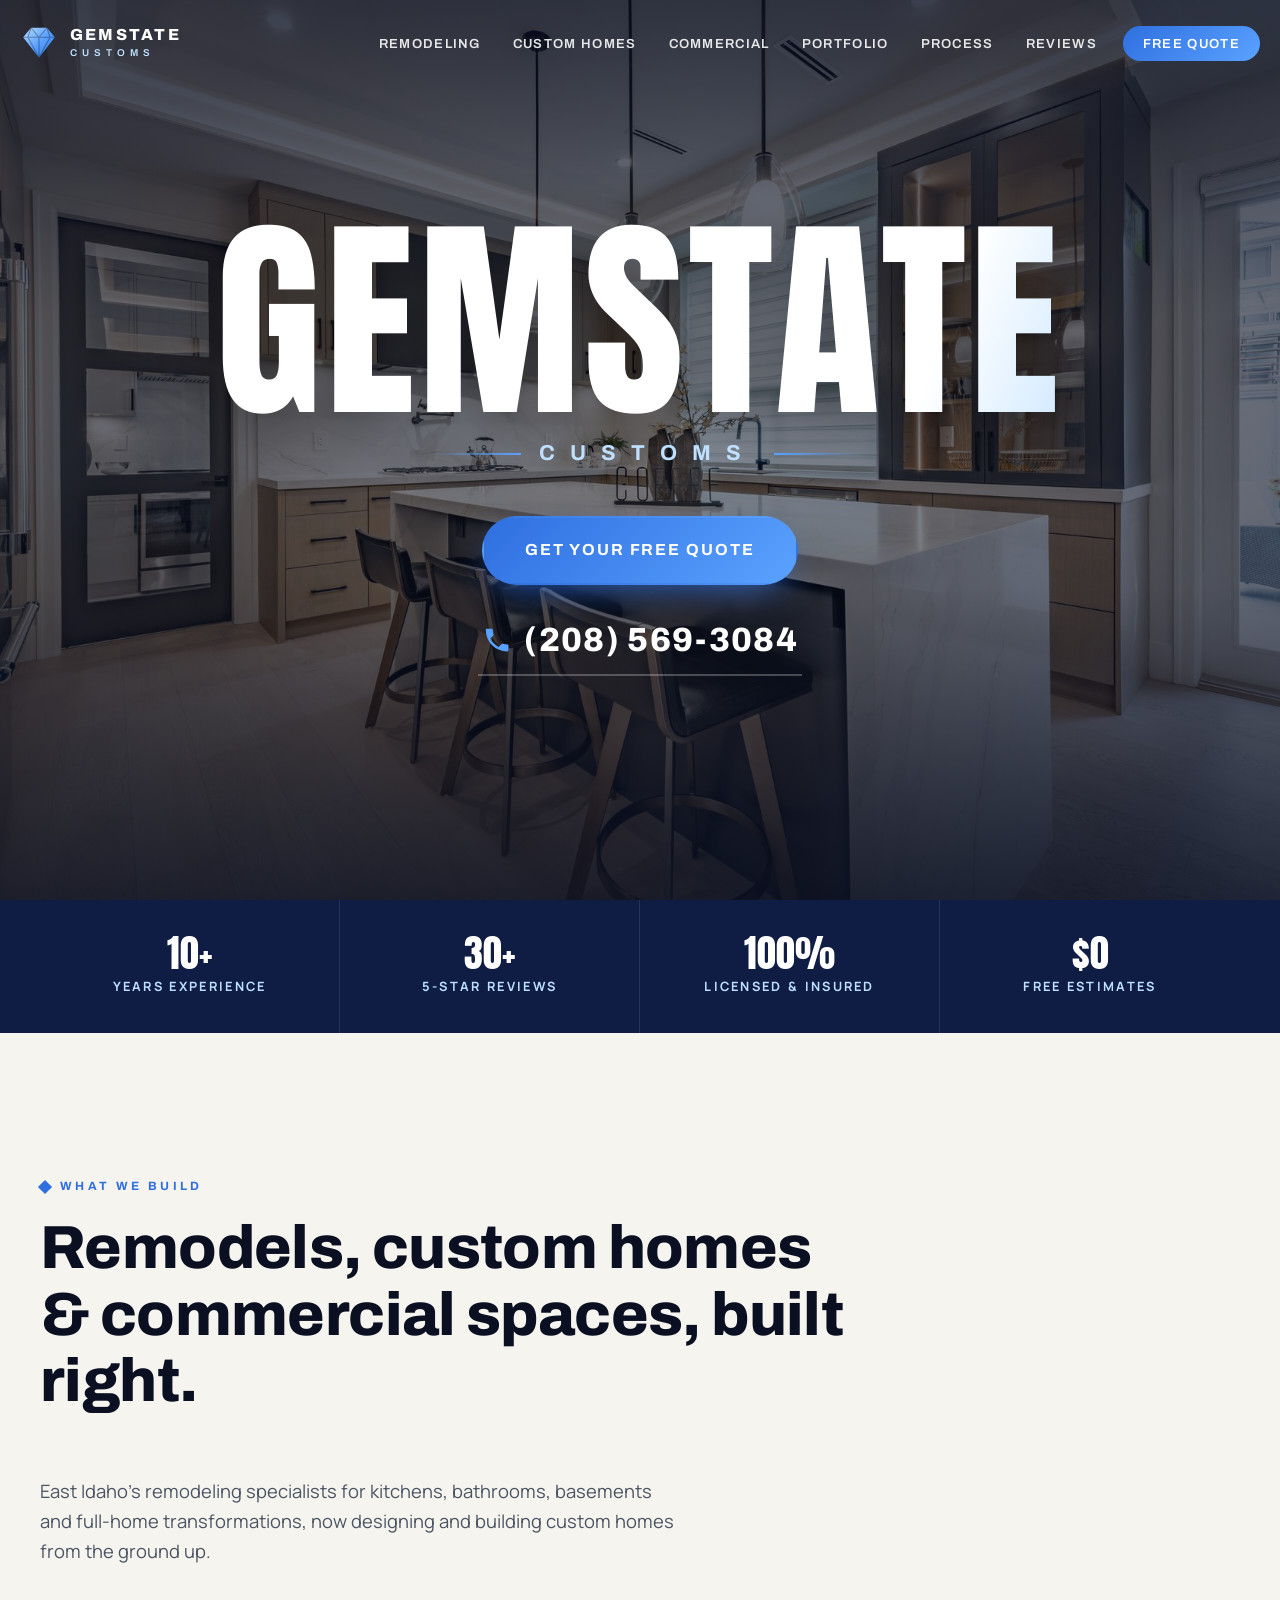
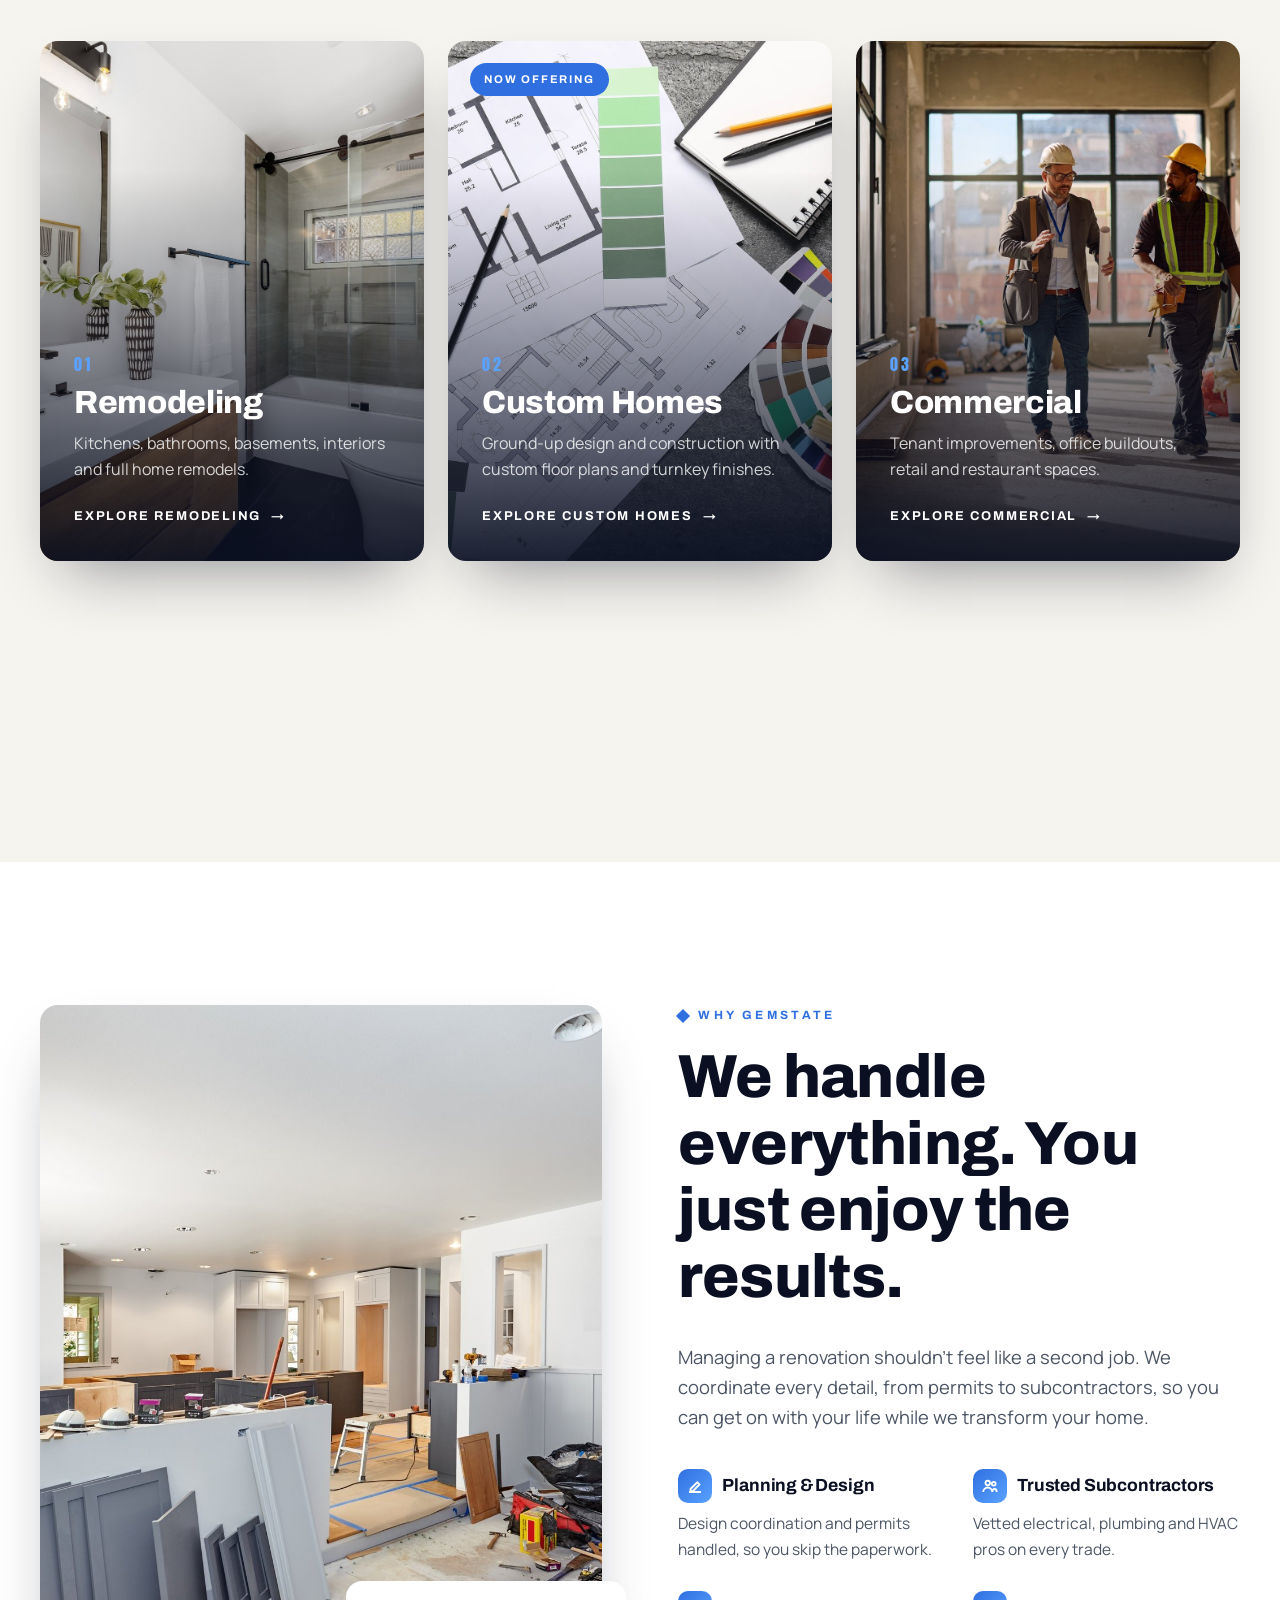
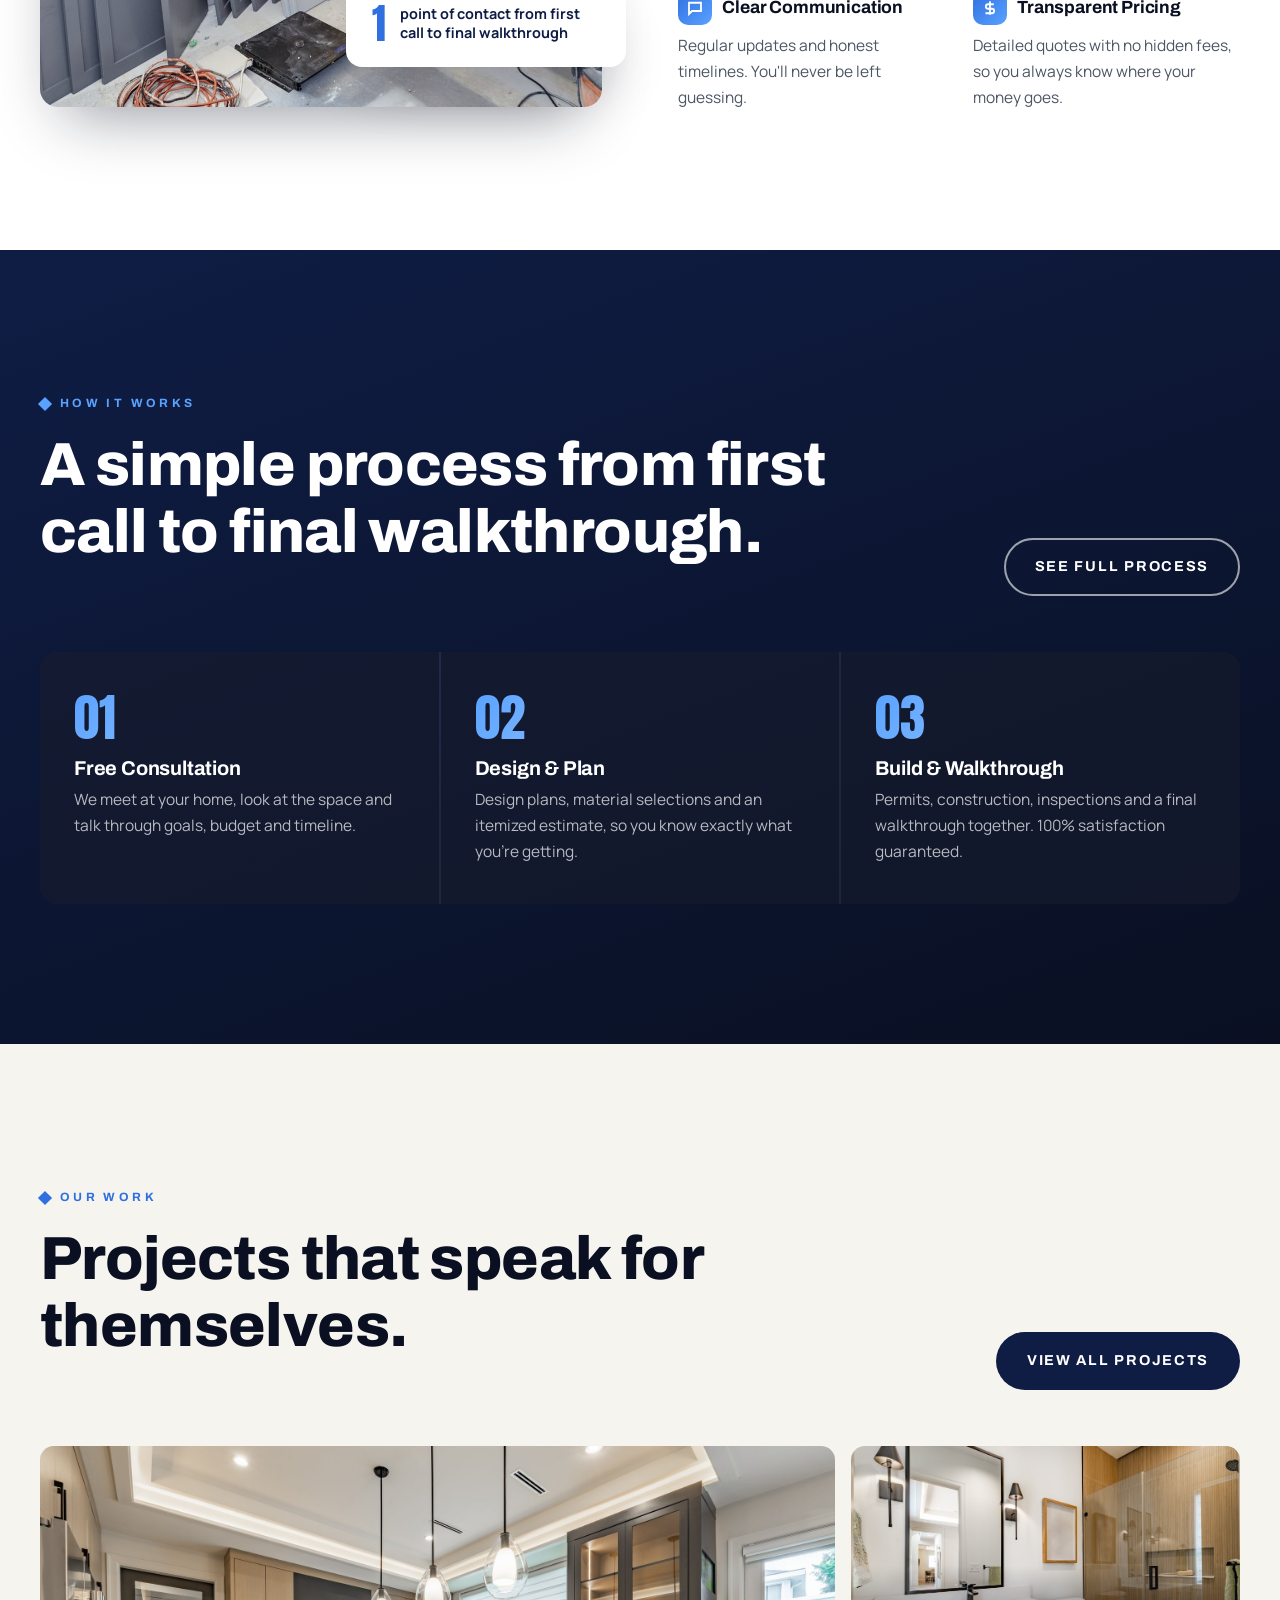
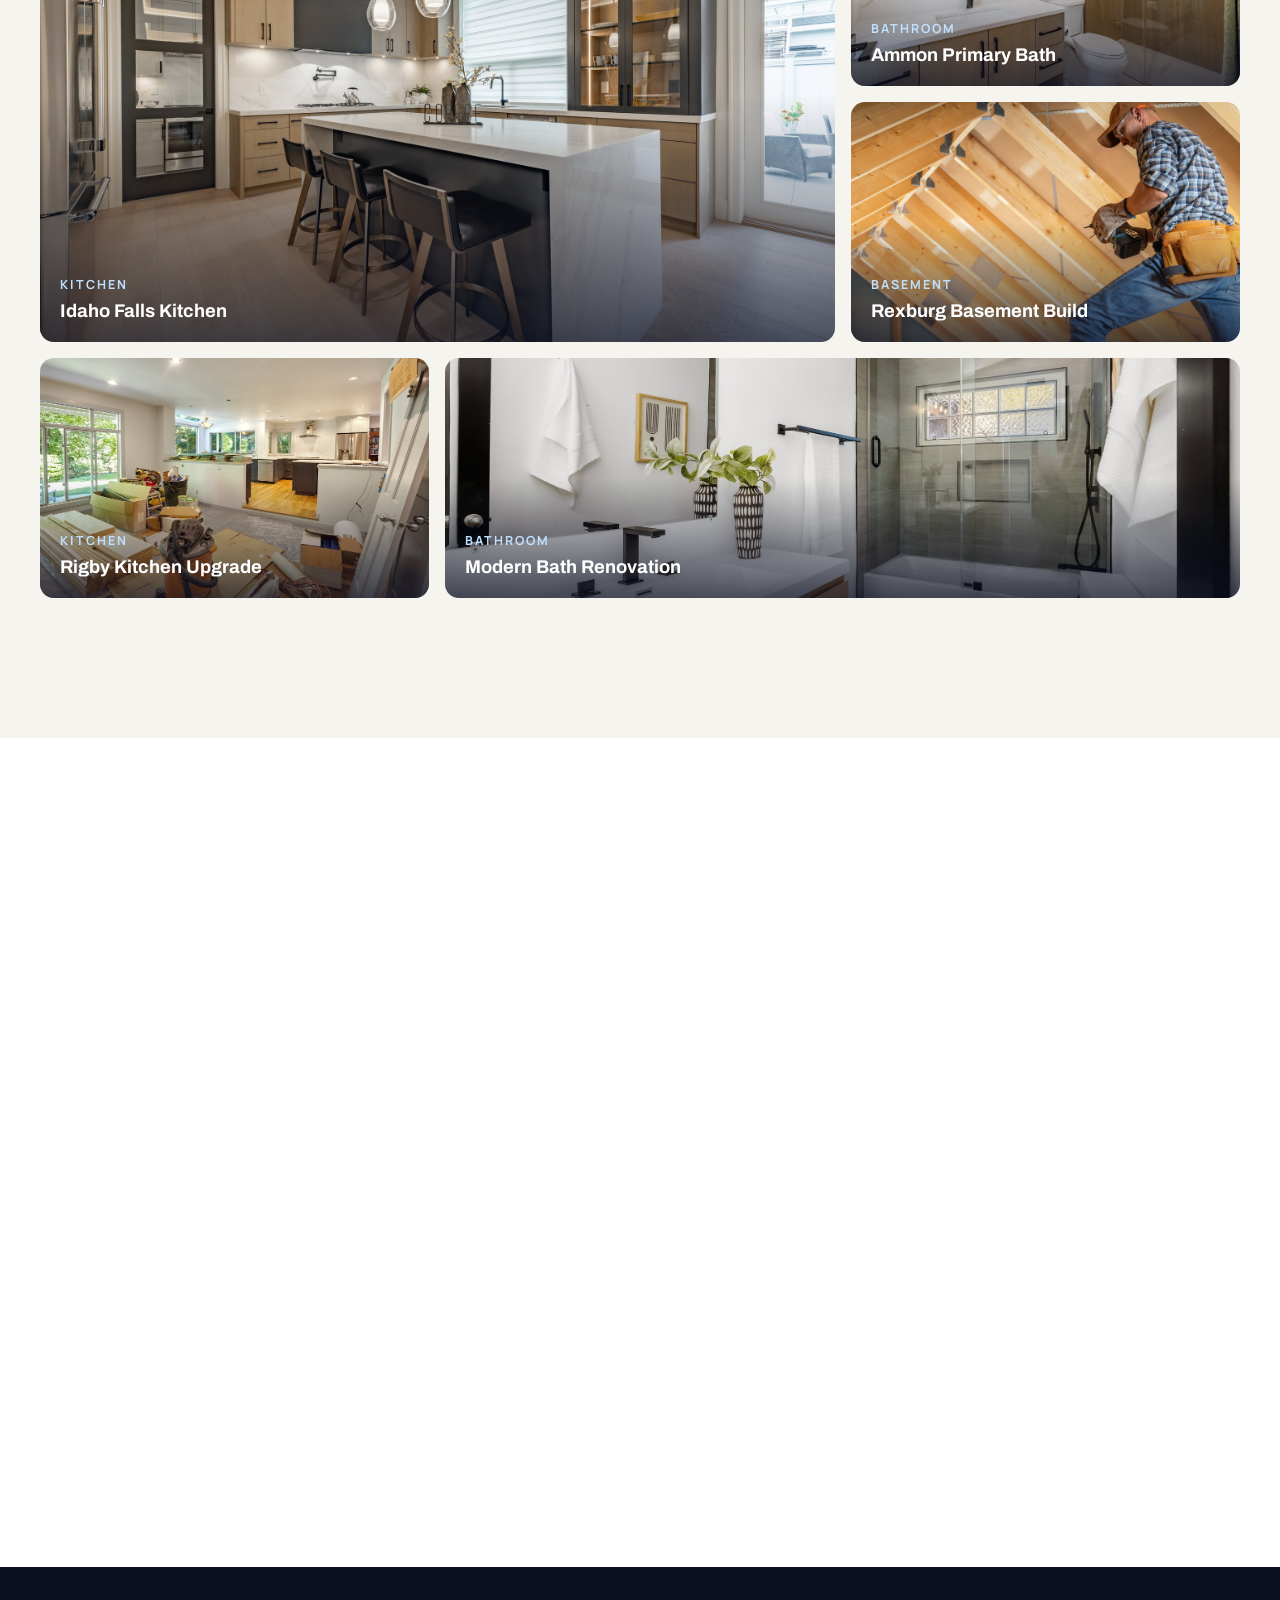
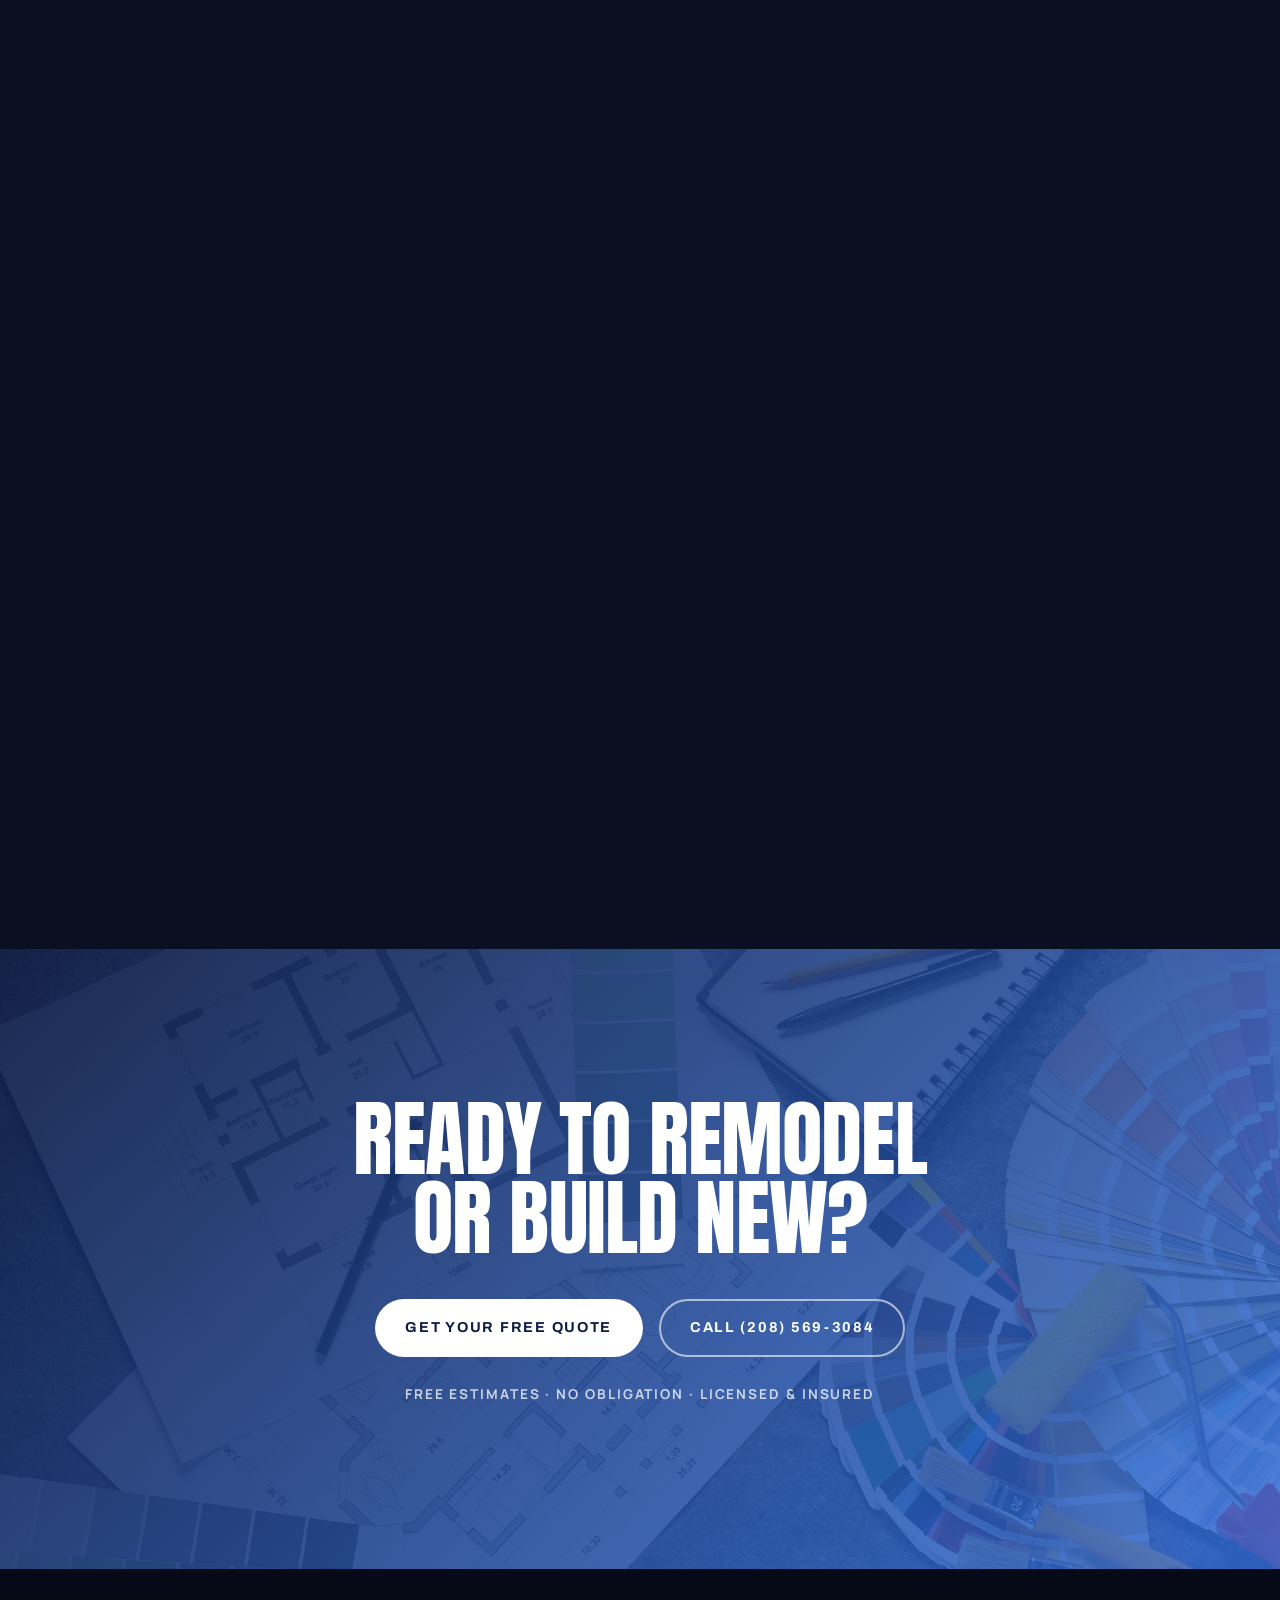
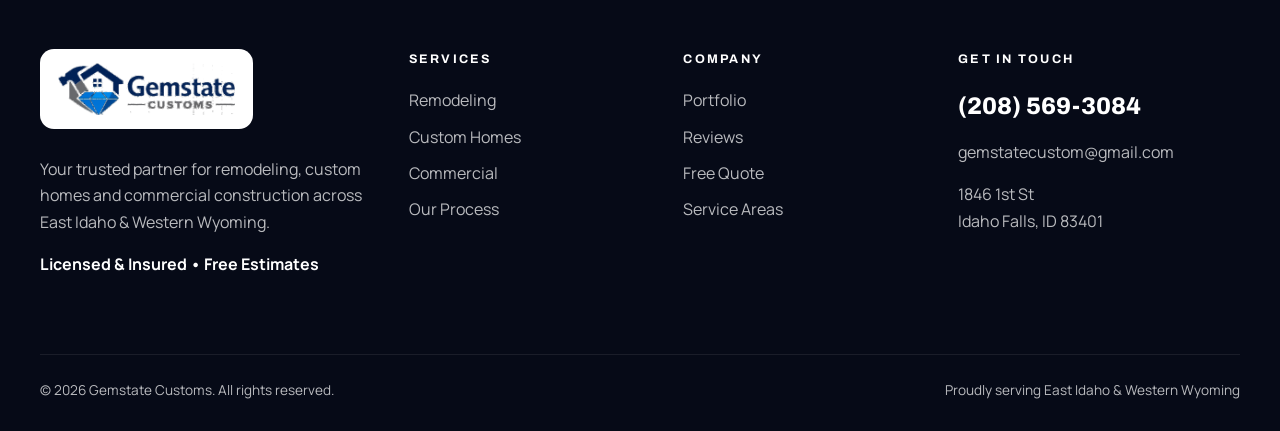
<file: index.html>
<!doctype html>
<html lang="en">
<head>
  <meta charset="utf-8">
  <meta name="viewport" content="width=device-width, initial-scale=1">
  <title>Gemstate Customs | Remodeling &amp; Custom Homes in Idaho Falls</title>
  <meta name="description" content="Gemstate Customs: kitchen, bathroom and basement remodeling, custom homes and commercial construction in Idaho Falls and East Idaho. Free quotes: (208) 569-3084.">
  <link rel="icon" href="images/logo.webp">
  <link rel="preconnect" href="https://fonts.googleapis.com">
  <link rel="preconnect" href="https://fonts.gstatic.com" crossorigin>
  <link href="https://fonts.googleapis.com/css2?family=Anton&family=Archivo:wght@600;700;800&family=Manrope:wght@400;600;700;800&display=swap" rel="stylesheet">
  <link rel="stylesheet" href="css/style.css">
</head>
<body>
  <header class="site-header"></header>

  <!-- ===== Opening screen: name, free quote, phone ===== -->
  <section class="hero" aria-label="Gemstate Customs">
    <div class="hero-bg" role="img" aria-label="Finished custom kitchen with waterfall island"></div>
    <div class="hero-inner">
      <h1 class="hero-name">Gemstate</h1>
      <div class="hero-sub">Customs</div>
      <div class="hero-actions">
        <a class="btn btn-gem" href="contact.html">Get Your Free Quote</a>
        <a class="hero-phone" href="tel:+12085693084">
          <svg viewBox="0 0 24 24" fill="currentColor" aria-hidden="true"><path d="M6.6 10.8a15.2 15.2 0 0 0 6.6 6.6l2.2-2.2a1 1 0 0 1 1-.25 11.4 11.4 0 0 0 3.6.57 1 1 0 0 1 1 1V20a1 1 0 0 1-1 1A17 17 0 0 1 3 4a1 1 0 0 1 1-1h3.5a1 1 0 0 1 1 1c0 1.25.2 2.45.57 3.57a1 1 0 0 1-.25 1z"/></svg>
          (208) 569-3084
        </a>
      </div>
    </div>
  </section>

  <!-- ===== Trust bar ===== -->
  <section class="trust">
    <div class="wrap trust-grid">
      <div class="trust-item"><strong>10+</strong><span>Years Experience</span></div>
      <div class="trust-item"><strong>30+</strong><span>5-Star Reviews</span></div>
      <div class="trust-item"><strong>100%</strong><span>Licensed &amp; Insured</span></div>
      <div class="trust-item"><strong>$0</strong><span>Free Estimates</span></div>
    </div>
  </section>

  <!-- ===== Services ===== -->
  <section class="section">
    <div class="wrap">
      <div class="section-head reveal">
        <div>
          <span class="eyebrow">What We Build</span>
          <h2 class="title">Remodels, custom homes &amp; commercial spaces, built right.</h2>
        </div>
        <p class="lead">East Idaho's remodeling specialists for kitchens, bathrooms, basements and full-home transformations, now designing and building custom homes from the ground up.</p>
      </div>
      <div class="cards-3">
        <a class="svc-card reveal" href="remodeling.html">
          <img src="images/2155877016.jpg" alt="Remodeled bathroom with walnut vanity and glass shower" loading="lazy">
          <div class="svc-body">
            <span class="svc-num">01</span>
            <h3>Remodeling</h3>
            <p>Kitchens, bathrooms, basements, interiors and full home remodels.</p>
            <span class="arrow-link">Explore Remodeling</span>
          </div>
        </a>
        <a class="svc-card reveal" href="custom-homes.html">
          <span class="svc-badge">Now Offering</span>
          <img src="images/2211990884.jpg" alt="Custom home floor plans and finish samples" loading="lazy">
          <div class="svc-body">
            <span class="svc-num">02</span>
            <h3>Custom Homes</h3>
            <p>Ground-up design and construction with custom floor plans and turnkey finishes.</p>
            <span class="arrow-link">Explore Custom Homes</span>
          </div>
        </a>
        <a class="svc-card reveal" href="commercial.html">
          <img src="images/2272432082.jpg" alt="Commercial construction walkthrough" loading="lazy">
          <div class="svc-body">
            <span class="svc-num">03</span>
            <h3>Commercial</h3>
            <p>Tenant improvements, office buildouts, retail and restaurant spaces.</p>
            <span class="arrow-link">Explore Commercial</span>
          </div>
        </a>
      </div>
      <div class="chips reveal">
        <a class="chip" href="remodeling.html#kitchen">Kitchen Remodeling</a>
        <a class="chip" href="remodeling.html#bath">Bathroom Renovations</a>
        <a class="chip" href="remodeling.html#basement">Basement Finishing</a>
        <a class="chip" href="remodeling.html#interior">Interior Remodeling</a>
        <a class="chip" href="remodeling.html#additions">Custom Additions</a>
        <a class="chip" href="custom-homes.html">Custom Home Building</a>
      </div>
    </div>
  </section>

  <!-- ===== Why us ===== -->
  <section class="section section-white">
    <div class="wrap split">
      <div class="split-media reveal">
        <img src="images/1477568723.jpg" alt="Kitchen remodel in progress" loading="lazy">
        <div class="float-card"><strong>1</strong><span>point of contact from first call to final walkthrough</span></div>
      </div>
      <div class="reveal">
        <span class="eyebrow">Why Gemstate</span>
        <h2 class="title">We handle everything. You just enjoy the results.</h2>
        <p class="lead">Managing a renovation shouldn't feel like a second job. We coordinate every detail, from permits to subcontractors, so you can get on with your life while we transform your home.</p>
        <div class="features">
          <div class="feature">
            <h4><span class="icon-gem"><svg viewBox="0 0 24 24" fill="none" stroke="currentColor" stroke-width="2.4"><path d="M4 20h16M6 16l9-9 3 3-9 9H6z"/></svg></span>Planning &amp; Design</h4>
            <p>Design coordination and permits handled, so you skip the paperwork.</p>
          </div>
          <div class="feature">
            <h4><span class="icon-gem"><svg viewBox="0 0 24 24" fill="none" stroke="currentColor" stroke-width="2.4"><circle cx="9" cy="8" r="3"/><circle cx="17" cy="9" r="2.5"/><path d="M3 20c0-3.3 2.7-6 6-6s6 2.7 6 6M15 20c0-2 1-4 3-4s3 1.5 3 4"/></svg></span>Trusted Subcontractors</h4>
            <p>Vetted electrical, plumbing and HVAC pros on every trade.</p>
          </div>
          <div class="feature">
            <h4><span class="icon-gem"><svg viewBox="0 0 24 24" fill="none" stroke="currentColor" stroke-width="2.4"><path d="M4 5h16v11H8l-4 4z"/></svg></span>Clear Communication</h4>
            <p>Regular updates and honest timelines. You'll never be left guessing.</p>
          </div>
          <div class="feature">
            <h4><span class="icon-gem"><svg viewBox="0 0 24 24" fill="none" stroke="currentColor" stroke-width="2.4"><path d="M12 3v18M17 7H9.5a3 3 0 0 0 0 6h5a3 3 0 0 1 0 6H6"/></svg></span>Transparent Pricing</h4>
            <p>Detailed quotes with no hidden fees, so you always know where your money goes.</p>
          </div>
        </div>
      </div>
    </div>
  </section>

  <!-- ===== Process ===== -->
  <section class="section section-navy">
    <div class="wrap">
      <div class="section-head reveal">
        <div>
          <span class="eyebrow">How It Works</span>
          <h2 class="title">A simple process from first call to final walkthrough.</h2>
        </div>
        <a class="btn btn-ghost" href="process.html">See Full Process</a>
      </div>
      <div class="steps reveal">
        <div class="step"><div class="step-num">01</div><h4>Free Consultation</h4><p>We meet at your home, look at the space and talk through goals, budget and timeline.</p></div>
        <div class="step"><div class="step-num">02</div><h4>Design &amp; Plan</h4><p>Design plans, material selections and an itemized estimate, so you know exactly what you're getting.</p></div>
        <div class="step"><div class="step-num">03</div><h4>Build &amp; Walkthrough</h4><p>Permits, construction, inspections and a final walkthrough together. 100% satisfaction guaranteed.</p></div>
      </div>
    </div>
  </section>

  <!-- ===== Portfolio ===== -->
  <section class="section">
    <div class="wrap">
      <div class="section-head reveal">
        <div>
          <span class="eyebrow">Our Work</span>
          <h2 class="title">Projects that speak for themselves.</h2>
        </div>
        <a class="btn btn-dark" href="portfolio.html">View All Projects</a>
      </div>
      <div class="gallery reveal">
        <figure class="g-item wide tall"><img src="images/2209779864.jpg" alt="Idaho Falls kitchen remodel" loading="lazy"><figcaption><span>Kitchen</span><strong>Idaho Falls Kitchen</strong></figcaption></figure>
        <figure class="g-item"><img src="images/2209779918.jpg" alt="Ammon primary bathroom" loading="lazy"><figcaption><span>Bathroom</span><strong>Ammon Primary Bath</strong></figcaption></figure>
        <figure class="g-item"><img src="images/2211323285.jpg" alt="Rexburg basement build" loading="lazy"><figcaption><span>Basement</span><strong>Rexburg Basement Build</strong></figcaption></figure>
        <figure class="g-item"><img src="images/1477568555.jpg" alt="Rigby kitchen upgrade" loading="lazy"><figcaption><span>Kitchen</span><strong>Rigby Kitchen Upgrade</strong></figcaption></figure>
        <figure class="g-item wide"><img src="images/2155877016.jpg" alt="Bathroom renovation" loading="lazy"><figcaption><span>Bathroom</span><strong>Modern Bath Renovation</strong></figcaption></figure>
      </div>
    </div>
  </section>

  <!-- ===== Reviews ===== -->
  <section class="section section-white reviews" data-slider>
    <div class="wrap">
      <div class="section-head reveal">
        <div>
          <span class="eyebrow">Reviews</span>
          <h2 class="title">30+ five-star reviews from your neighbors.</h2>
        </div>
        <div class="review-nav"><button data-dir="-1" aria-label="Previous reviews">&larr;</button><button data-dir="1" aria-label="Next reviews">&rarr;</button></div>
      </div>
      <div class="review-track reveal">
        <article class="review"><div class="stars">★★★★★</div><blockquote>"Gemstate Customs transformed our outdated kitchen into the dream space we've always wanted."</blockquote><cite><span class="avatar">S</span><span><strong>Sarah M.</strong><span>Idaho Falls · Kitchen Remodel</span></span></cite></article>
        <article class="review"><div class="stars">★★★★★</div><blockquote>"We finished our basement and couldn't be happier with the result."</blockquote><cite><span class="avatar">J</span><span><strong>James T.</strong><span>Rexburg · Basement Finishing</span></span></cite></article>
        <article class="review"><div class="stars">★★★★★</div><blockquote>"Our bathroom renovation exceeded all expectations."</blockquote><cite><span class="avatar">L</span><span><strong>Lisa R.</strong><span>Ammon · Bathroom Renovation</span></span></cite></article>
        <article class="review"><div class="stars">★★★★★</div><blockquote>"After getting multiple quotes, we chose Gemstate Customs and are so glad we did."</blockquote><cite><span class="avatar">M</span><span><strong>Mike K.</strong><span>Rigby · Room Addition</span></span></cite></article>
        <article class="review"><div class="stars">★★★★★</div><blockquote>"The communication was exceptional. Every question was answered promptly."</blockquote><cite><span class="avatar">D</span><span><strong>David H.</strong><span>Idaho Falls · Kitchen Remodel</span></span></cite></article>
        <article class="review"><div class="stars">★★★★★</div><blockquote>"Professional from start to finish. They managed all the subcontractors so I didn't have to."</blockquote><cite><span class="avatar">C</span><span><strong>Chris &amp; Tammy S.</strong><span>Ammon · Bathroom Renovation</span></span></cite></article>
      </div>
    </div>
  </section>

  <!-- ===== Service areas ===== -->
  <section class="section section-dark" id="areas">
    <div class="wrap split">
      <div class="reveal">
        <span class="eyebrow">Service Areas</span>
        <h2 class="title">Proudly serving East Idaho &amp; Western Wyoming.</h2>
        <p class="lead">From Idaho Falls to Rexburg and everywhere in between, we're your neighbors. Whether you're down the street or across the valley, you get the same quality and care.</p>
        <div class="areas">
          <div class="area">Idaho Falls</div><div class="area">Ammon</div><div class="area">Rexburg</div>
          <div class="area">Rigby</div><div class="area">Blackfoot</div><div class="area">Western Wyoming</div>
        </div>
      </div>
      <div class="split-media reveal">
        <img src="images/2185671152.jpg" alt="Home remodel underway" loading="lazy">
        <div class="float-card"><strong>6+</strong><span>communities across East Idaho</span></div>
      </div>
    </div>
  </section>

  <!-- ===== CTA ===== -->
  <section class="cta-band">
    <div class="bg"></div>
    <div class="wrap reveal">
      <h2>Ready to remodel<br>or build new?</h2>
      <div class="actions">
        <a class="btn btn-white" href="contact.html">Get Your Free Quote</a>
        <a class="btn btn-ghost" href="tel:+12085693084">Call (208) 569-3084</a>
      </div>
      <p class="fine">Free estimates · No obligation · Licensed &amp; Insured</p>
    </div>
  </section>

  <footer class="site-footer"></footer>
  <script src="js/site.js"></script>
</body>
</html>
</file>
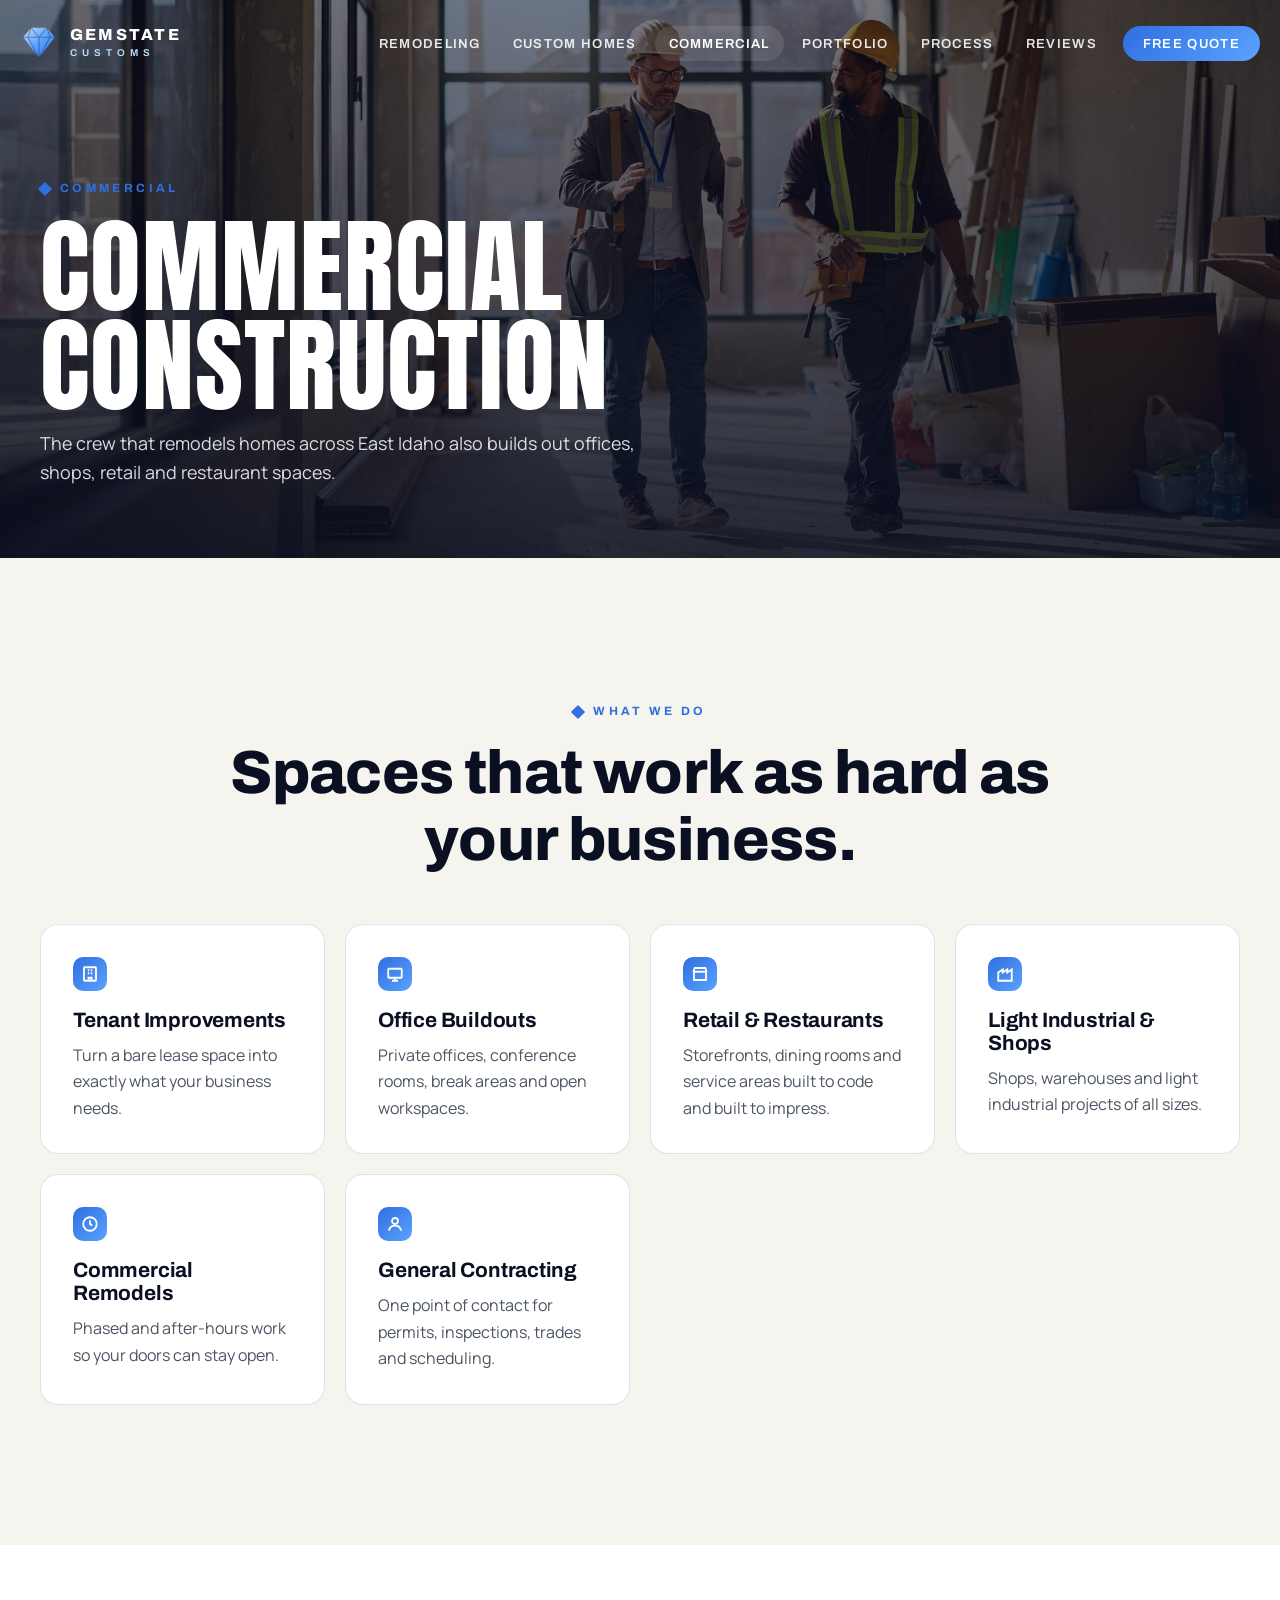
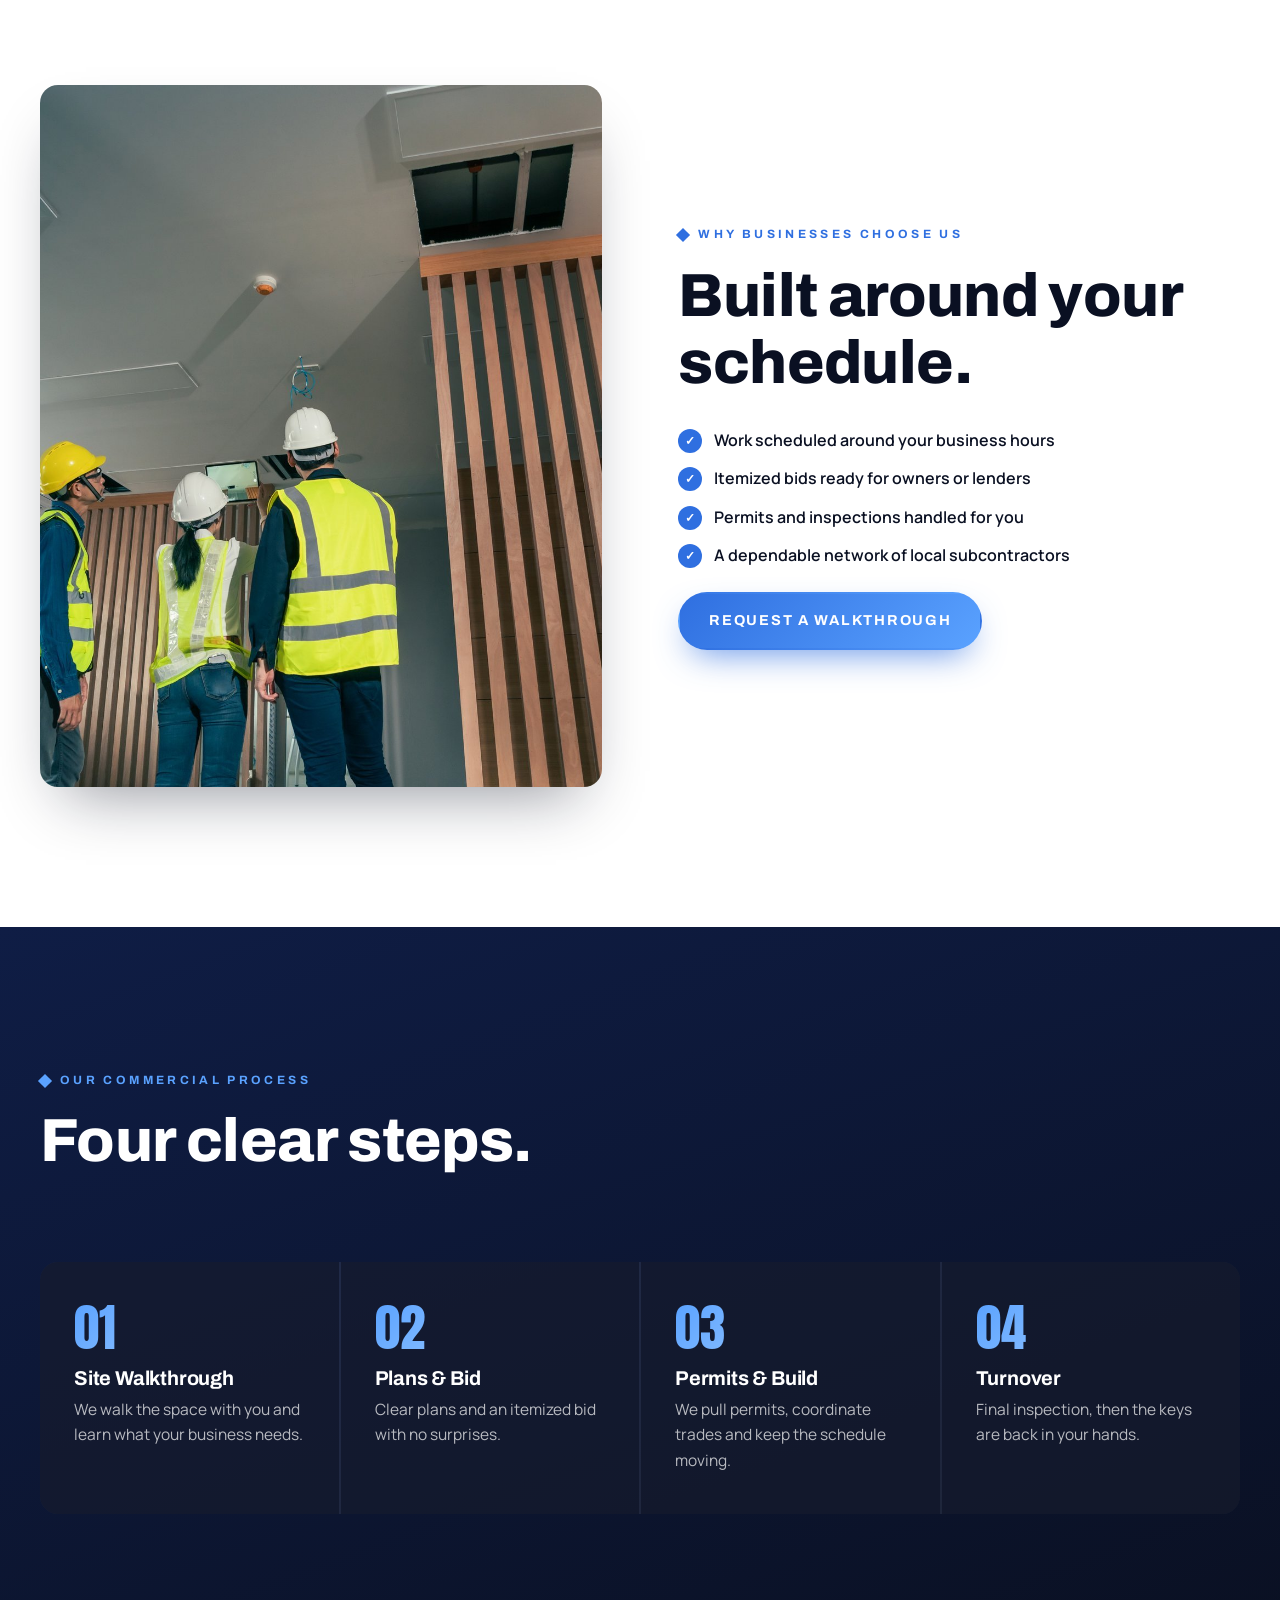
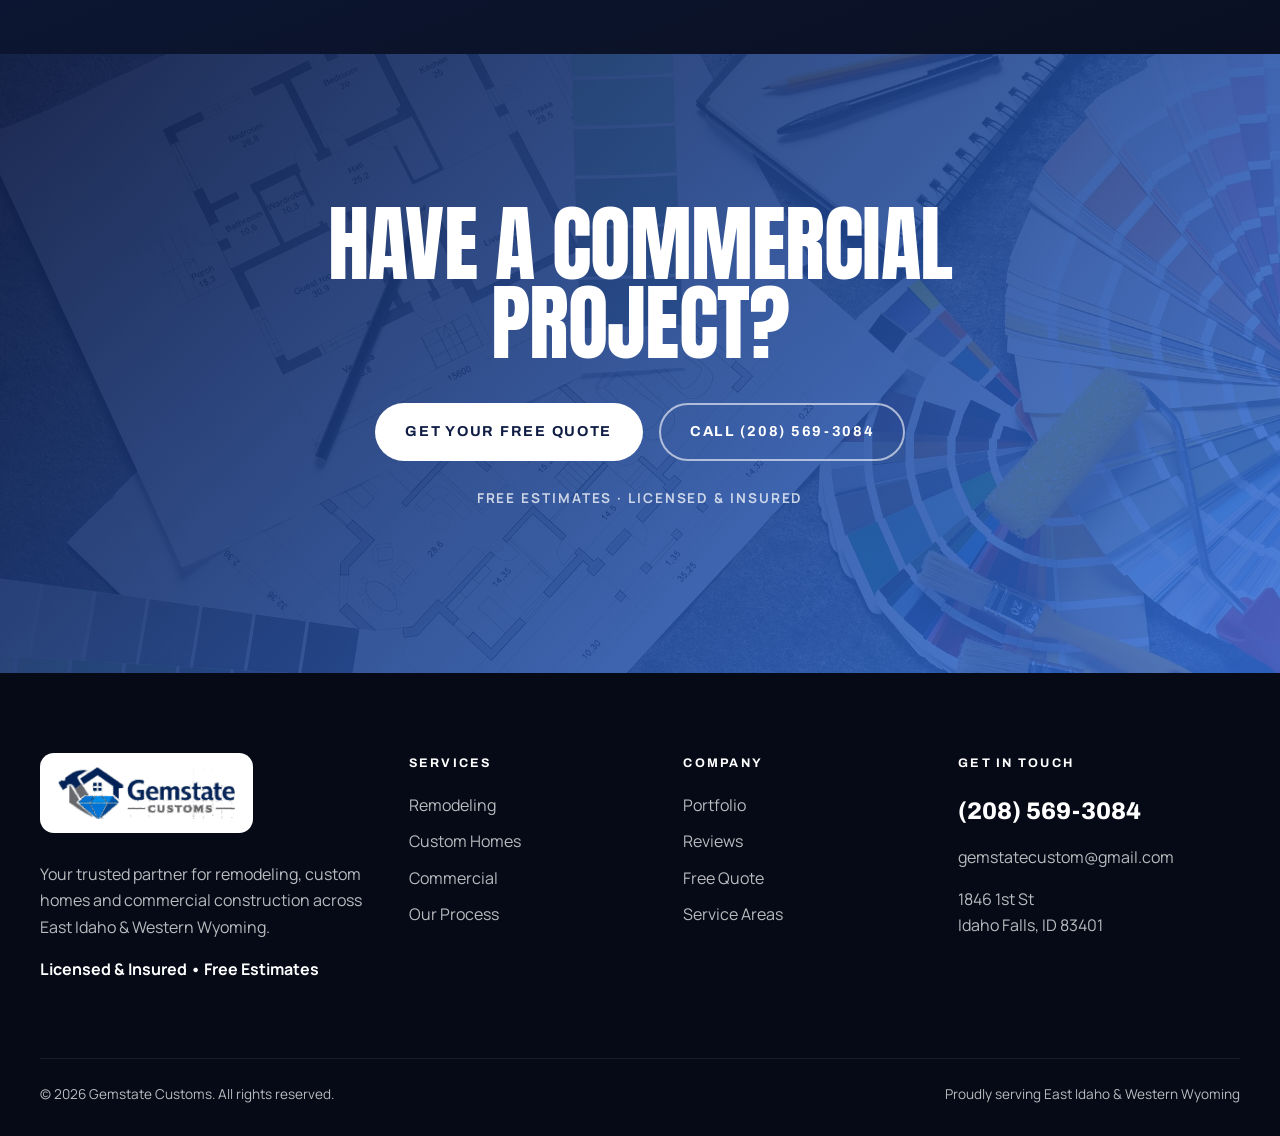
<file: commercial.html>
<!doctype html>
<html lang="en">
<head>
  <meta charset="utf-8">
  <meta name="viewport" content="width=device-width, initial-scale=1">
  <title>Commercial Construction in East Idaho | Gemstate Customs</title>
  <meta name="description" content="Tenant improvements, office buildouts, retail and restaurant spaces and commercial remodels across East Idaho and Western Wyoming.">
  <link rel="icon" href="images/logo.webp">
  <link rel="preconnect" href="https://fonts.googleapis.com">
  <link rel="preconnect" href="https://fonts.gstatic.com" crossorigin>
  <link href="https://fonts.googleapis.com/css2?family=Anton&family=Archivo:wght@600;700;800&family=Manrope:wght@400;600;700;800&display=swap" rel="stylesheet">
  <link rel="stylesheet" href="css/style.css">
</head>
<body>
  <header class="site-header"></header>

  <section class="page-hero">
    <div class="bg" style="background-image:url('images/2272432082.jpg')"></div>
    <div class="wrap">
      <span class="eyebrow">Commercial</span>
      <h1>Commercial<br>Construction</h1>
      <p>The crew that remodels homes across East Idaho also builds out offices, shops, retail and restaurant spaces.</p>
    </div>
  </section>

  <section class="section">
    <div class="wrap">
      <div class="center reveal" style="margin-bottom:50px">
        <span class="eyebrow">What We Do</span>
        <h2 class="title">Spaces that work as hard as your business.</h2>
      </div>
      <div class="tile-grid">
        <div class="tile reveal"><span class="icon-gem"><svg viewBox="0 0 24 24" fill="none" stroke="currentColor" stroke-width="2.4"><rect x="4" y="3" width="16" height="18" rx="1"/><path d="M9 7h2M13 7h2M9 11h2M13 11h2M10 21v-4h4v4"/></svg></span><h3>Tenant Improvements</h3><p>Turn a bare lease space into exactly what your business needs.</p></div>
        <div class="tile reveal"><span class="icon-gem"><svg viewBox="0 0 24 24" fill="none" stroke="currentColor" stroke-width="2.4"><rect x="3" y="5" width="18" height="12" rx="1"/><path d="M8 21h8M12 17v4"/></svg></span><h3>Office Buildouts</h3><p>Private offices, conference rooms, break areas and open workspaces.</p></div>
        <div class="tile reveal"><span class="icon-gem"><svg viewBox="0 0 24 24" fill="none" stroke="currentColor" stroke-width="2.4"><path d="M3 9l2-5h14l2 5M4 9v11h16V9M3 9h18"/></svg></span><h3>Retail &amp; Restaurants</h3><p>Storefronts, dining rooms and service areas built to code and built to impress.</p></div>
        <div class="tile reveal"><span class="icon-gem"><svg viewBox="0 0 24 24" fill="none" stroke="currentColor" stroke-width="2.4"><path d="M3 21V10l6-4v4l6-4v4l6-4v15z"/></svg></span><h3>Light Industrial &amp; Shops</h3><p>Shops, warehouses and light industrial projects of all sizes.</p></div>
        <div class="tile reveal"><span class="icon-gem"><svg viewBox="0 0 24 24" fill="none" stroke="currentColor" stroke-width="2.4"><circle cx="12" cy="12" r="9"/><path d="M12 7v5l3 2"/></svg></span><h3>Commercial Remodels</h3><p>Phased and after-hours work so your doors can stay open.</p></div>
        <div class="tile reveal"><span class="icon-gem"><svg viewBox="0 0 24 24" fill="none" stroke="currentColor" stroke-width="2.4"><circle cx="12" cy="8" r="4"/><path d="M4 21c0-4 3.6-7 8-7s8 3 8 7"/></svg></span><h3>General Contracting</h3><p>One point of contact for permits, inspections, trades and scheduling.</p></div>
      </div>
    </div>
  </section>

  <section class="section section-white">
    <div class="wrap split">
      <div class="split-media reveal"><img src="images/1404047601.jpg" alt="Commercial interior construction team" loading="lazy"></div>
      <div class="reveal">
        <span class="eyebrow">Why Businesses Choose Us</span>
        <h2 class="title">Built around your schedule.</h2>
        <ul class="check-list">
          <li>Work scheduled around your business hours</li>
          <li>Itemized bids ready for owners or lenders</li>
          <li>Permits and inspections handled for you</li>
          <li>A dependable network of local subcontractors</li>
        </ul>
        <a class="btn btn-gem" href="contact.html">Request a Walkthrough</a>
      </div>
    </div>
  </section>

  <section class="section section-navy">
    <div class="wrap">
      <div class="section-head reveal"><div><span class="eyebrow">Our Commercial Process</span><h2 class="title">Four clear steps.</h2></div></div>
      <div class="steps reveal" style="grid-template-columns:repeat(auto-fit,minmax(230px,1fr))">
        <div class="step"><div class="step-num">01</div><h4>Site Walkthrough</h4><p>We walk the space with you and learn what your business needs.</p></div>
        <div class="step"><div class="step-num">02</div><h4>Plans &amp; Bid</h4><p>Clear plans and an itemized bid with no surprises.</p></div>
        <div class="step"><div class="step-num">03</div><h4>Permits &amp; Build</h4><p>We pull permits, coordinate trades and keep the schedule moving.</p></div>
        <div class="step"><div class="step-num">04</div><h4>Turnover</h4><p>Final inspection, then the keys are back in your hands.</p></div>
      </div>
    </div>
  </section>

  <section class="cta-band">
    <div class="bg"></div>
    <div class="wrap reveal">
      <h2>Have a commercial<br>project?</h2>
      <div class="actions">
        <a class="btn btn-white" href="contact.html">Get Your Free Quote</a>
        <a class="btn btn-ghost" href="tel:+12085693084">Call (208) 569-3084</a>
      </div>
      <p class="fine">Free estimates · Licensed &amp; Insured</p>
    </div>
  </section>

  <footer class="site-footer"></footer>
  <script src="js/site.js"></script>
</body>
</html>
</file>
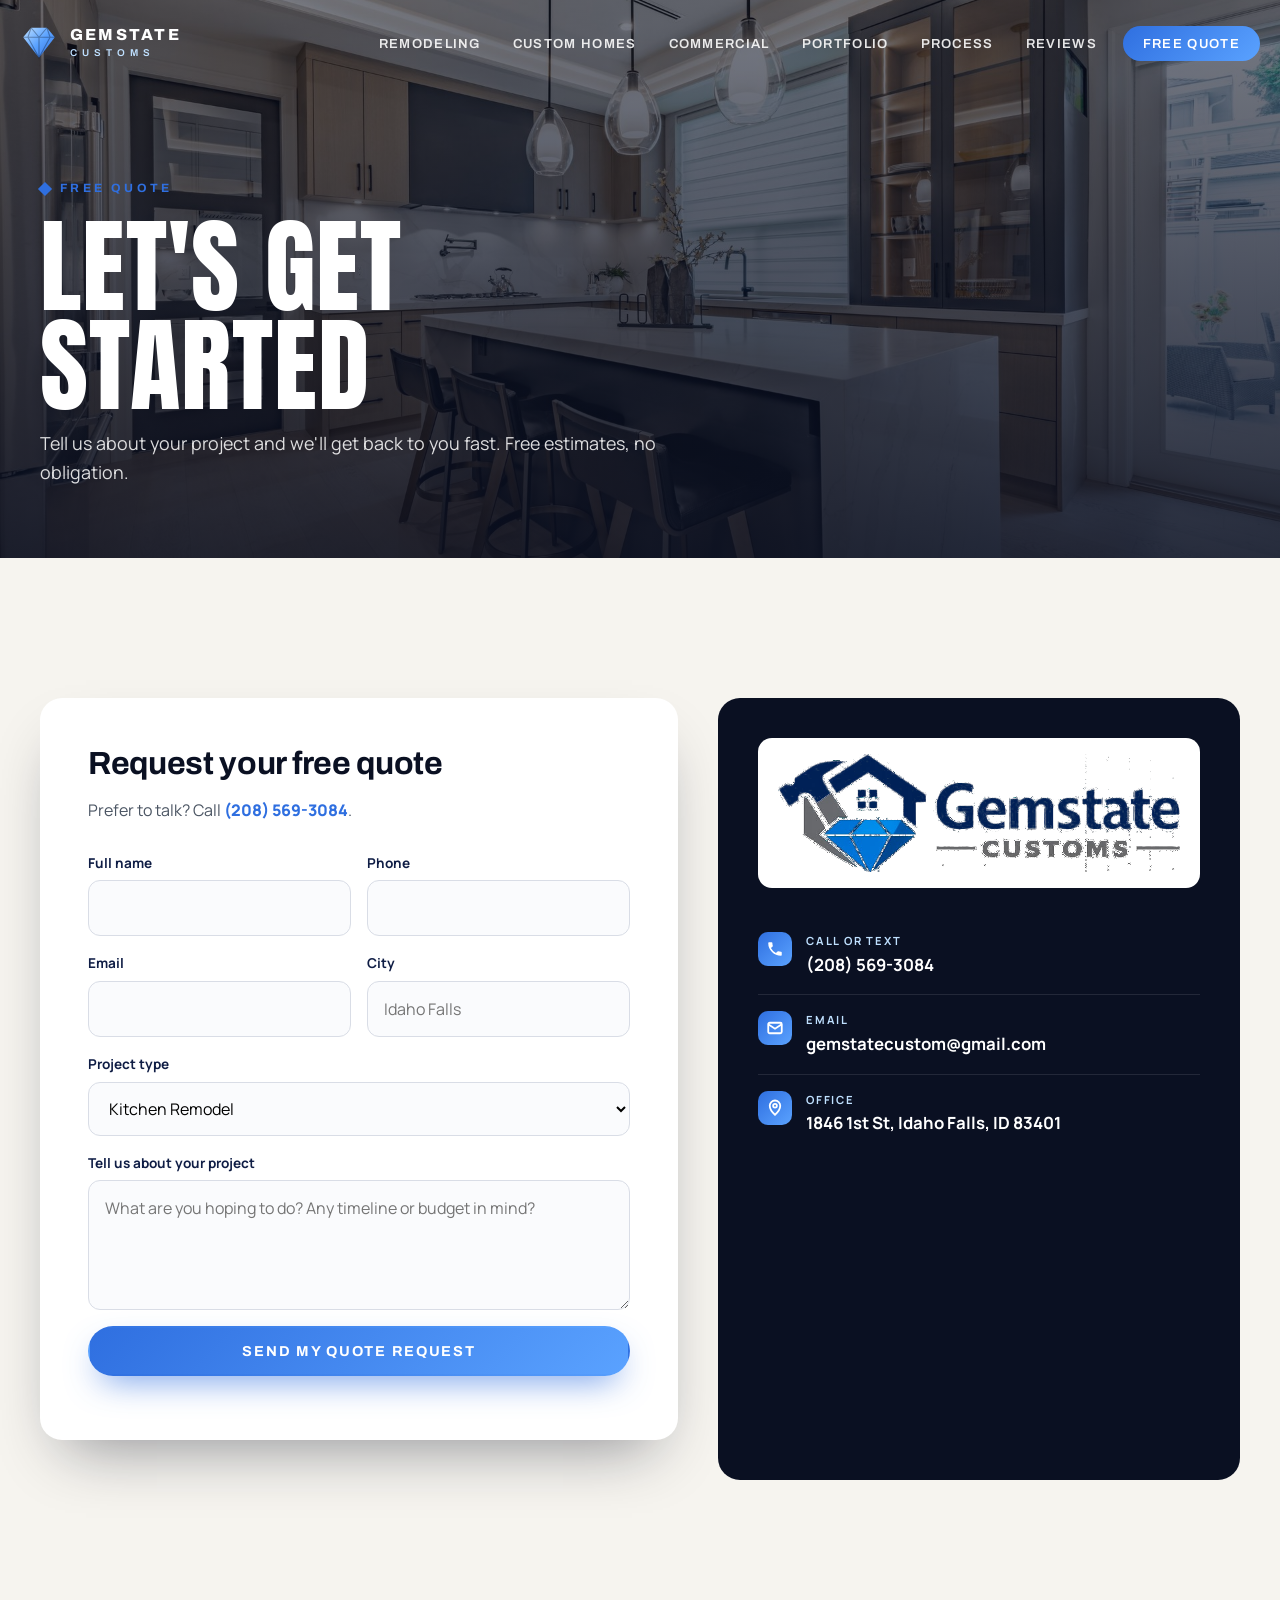
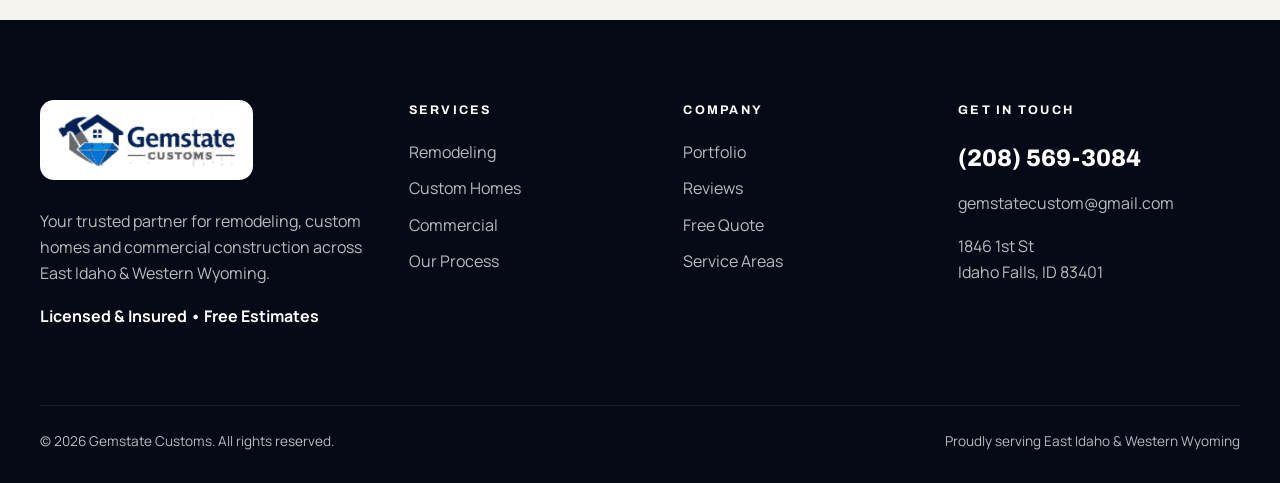
<file: contact.html>
<!doctype html>
<html lang="en">
<head>
  <meta charset="utf-8">
  <meta name="viewport" content="width=device-width, initial-scale=1">
  <title>Get Your Free Quote | Gemstate Customs</title>
  <meta name="description" content="Request a free, no-obligation quote from Gemstate Customs. Call (208) 569-3084 or send us your project details.">
  <link rel="icon" href="images/logo.webp">
  <link rel="preconnect" href="https://fonts.googleapis.com">
  <link rel="preconnect" href="https://fonts.gstatic.com" crossorigin>
  <link href="https://fonts.googleapis.com/css2?family=Anton&family=Archivo:wght@600;700;800&family=Manrope:wght@400;600;700;800&display=swap" rel="stylesheet">
  <link rel="stylesheet" href="css/style.css">
</head>
<body>
  <header class="site-header"></header>

  <section class="page-hero">
    <div class="bg" style="background-image:url('images/2209779864.jpg')"></div>
    <div class="wrap">
      <span class="eyebrow">Free Quote</span>
      <h1>Let's Get<br>Started</h1>
      <p>Tell us about your project and we'll get back to you fast. Free estimates, no obligation.</p>
    </div>
  </section>

  <section class="section">
    <div class="wrap contact-grid">
      <form class="form-card reveal" id="quote-form">
        <h2 style="font-size:2rem">Request your free quote</h2>
        <p style="color:#4b5563;margin-bottom:28px">Prefer to talk? Call <a href="tel:+12085693084" style="color:var(--gem);font-weight:800">(208) 569-3084</a>.</p>
        <div class="form-row">
          <div class="field"><label for="name">Full name</label><input id="name" name="name" required autocomplete="name"></div>
          <div class="field"><label for="phone">Phone</label><input id="phone" name="phone" type="tel" required autocomplete="tel"></div>
        </div>
        <div class="form-row">
          <div class="field"><label for="email">Email</label><input id="email" name="email" type="email" autocomplete="email"></div>
          <div class="field"><label for="city">City</label><input id="city" name="city" placeholder="Idaho Falls"></div>
        </div>
        <div class="field">
          <label for="type">Project type</label>
          <select id="type" name="type">
            <option>Kitchen Remodel</option>
            <option>Bathroom Renovation</option>
            <option>Basement Finishing</option>
            <option>Interior / Full Home Remodel</option>
            <option>Custom Addition</option>
            <option>Custom Home</option>
            <option>Commercial Project</option>
            <option>Other</option>
          </select>
        </div>
        <div class="field"><label for="details">Tell us about your project</label><textarea id="details" name="details" placeholder="What are you hoping to do? Any timeline or budget in mind?"></textarea></div>
        <button class="btn btn-gem" type="submit" style="width:100%">Send My Quote Request</button>
        <p id="form-note" style="margin:16px 0 0;color:var(--navy);font-weight:600"></p>
      </form>

      <aside class="info-card reveal">
        <div class="logo-chip"><img src="images/logo.png" alt="Gemstate Customs"></div>
        <div class="info-line"><span class="icon-gem"><svg viewBox="0 0 24 24" fill="currentColor"><path d="M6.6 10.8a15.2 15.2 0 0 0 6.6 6.6l2.2-2.2a1 1 0 0 1 1-.25 11.4 11.4 0 0 0 3.6.57 1 1 0 0 1 1 1V20a1 1 0 0 1-1 1A17 17 0 0 1 3 4a1 1 0 0 1 1-1h3.5a1 1 0 0 1 1 1c0 1.25.2 2.45.57 3.57a1 1 0 0 1-.25 1z"/></svg></span><div><small>Call or Text</small><a href="tel:+12085693084">(208) 569-3084</a></div></div>
        <div class="info-line"><span class="icon-gem"><svg viewBox="0 0 24 24" fill="none" stroke="currentColor" stroke-width="2.4"><rect x="3" y="5" width="18" height="14" rx="2"/><path d="m3 7 9 6 9-6"/></svg></span><div><small>Email</small><a href="mailto:gemstatecustom@gmail.com">gemstatecustom@gmail.com</a></div></div>
        <div class="info-line"><span class="icon-gem"><svg viewBox="0 0 24 24" fill="none" stroke="currentColor" stroke-width="2.4"><path d="M12 21s7-6.2 7-12a7 7 0 0 0-14 0c0 5.8 7 12 7 12z"/><circle cx="12" cy="9" r="2.5"/></svg></span><div><small>Office</small><p>1846 1st St, Idaho Falls, ID 83401</p></div></div>
        <iframe class="map" title="Map to Gemstate Customs" loading="lazy" src="https://maps.google.com/maps?q=1846%201st%20St%2C%20Idaho%20Falls%2C%20ID%2083401&z=14&output=embed"></iframe>
      </aside>
    </div>
  </section>

  <footer class="site-footer"></footer>
  <script src="js/site.js"></script>
</body>
</html>
</file>
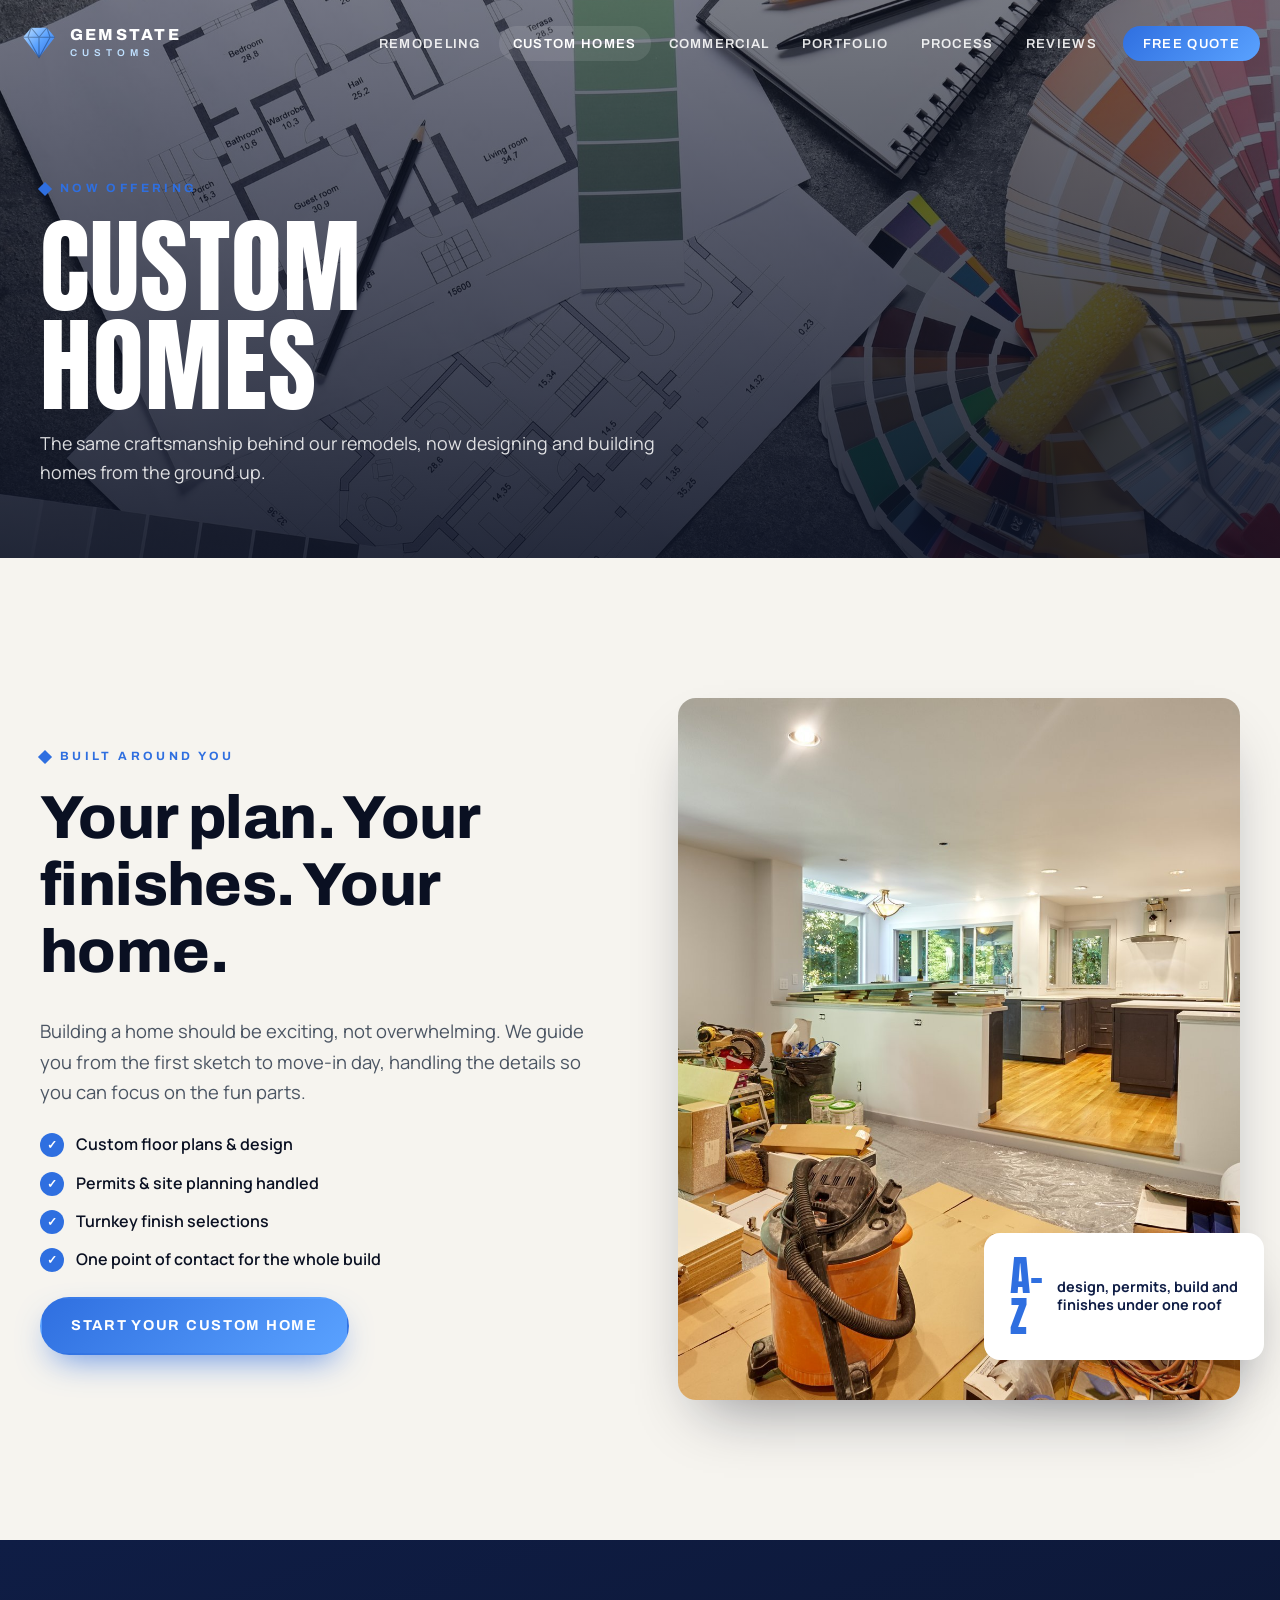
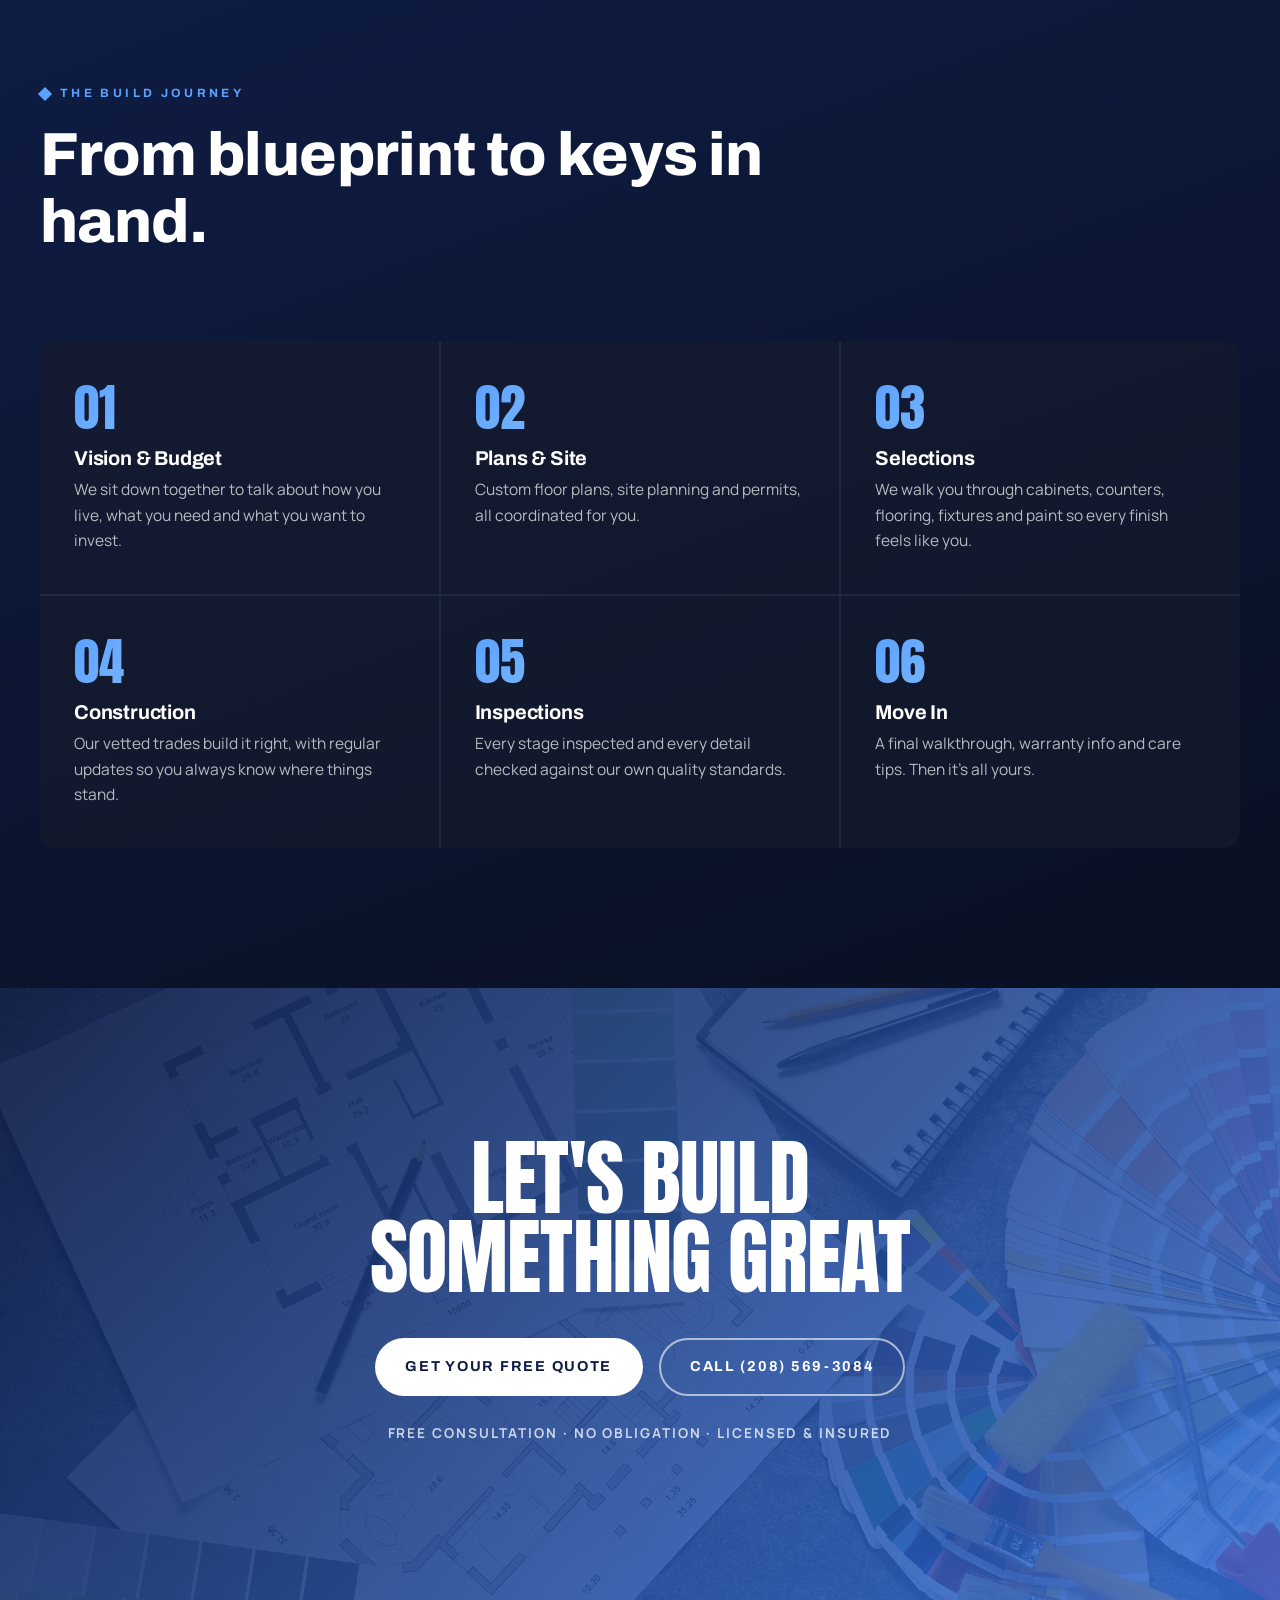
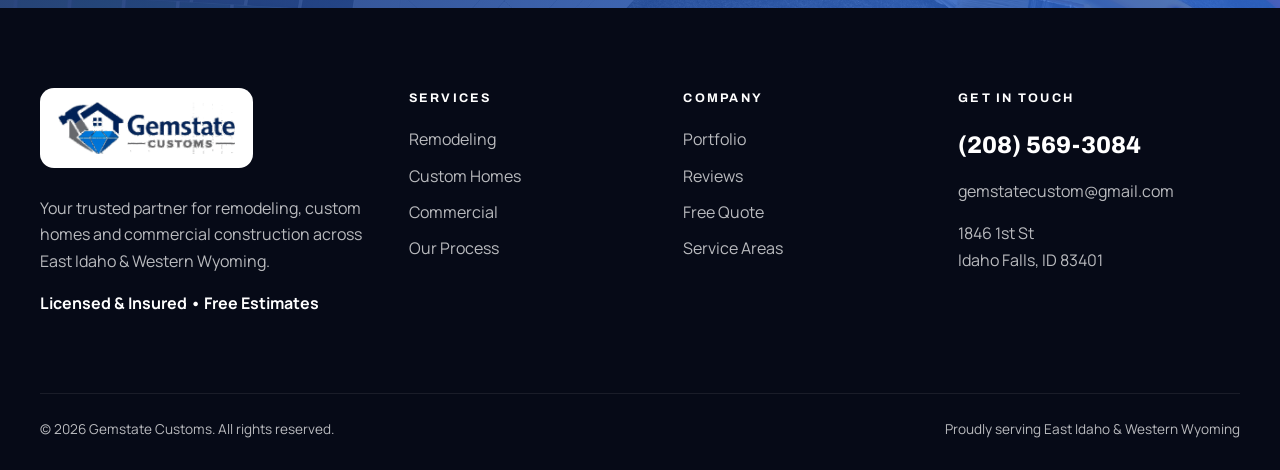
<file: custom-homes.html>
<!doctype html>
<html lang="en">
<head>
  <meta charset="utf-8">
  <meta name="viewport" content="width=device-width, initial-scale=1">
  <title>Custom Home Builder in East Idaho | Gemstate Customs</title>
  <meta name="description" content="Ground-up custom home design and construction in Idaho Falls and East Idaho. Custom floor plans, permits handled, turnkey finishes.">
  <link rel="icon" href="images/logo.webp">
  <link rel="preconnect" href="https://fonts.googleapis.com">
  <link rel="preconnect" href="https://fonts.gstatic.com" crossorigin>
  <link href="https://fonts.googleapis.com/css2?family=Anton&family=Archivo:wght@600;700;800&family=Manrope:wght@400;600;700;800&display=swap" rel="stylesheet">
  <link rel="stylesheet" href="css/style.css">
</head>
<body>
  <header class="site-header"></header>

  <section class="page-hero">
    <div class="bg" style="background-image:url('images/2211990884.jpg')"></div>
    <div class="wrap">
      <span class="eyebrow">Now Offering</span>
      <h1>Custom<br>Homes</h1>
      <p>The same craftsmanship behind our remodels, now designing and building homes from the ground up.</p>
    </div>
  </section>

  <section class="section">
    <div class="wrap split">
      <div class="reveal">
        <span class="eyebrow">Built Around You</span>
        <h2 class="title">Your plan. Your finishes. Your home.</h2>
        <p class="lead">Building a home should be exciting, not overwhelming. We guide you from the first sketch to move-in day, handling the details so you can focus on the fun parts.</p>
        <ul class="check-list">
          <li>Custom floor plans &amp; design</li>
          <li>Permits &amp; site planning handled</li>
          <li>Turnkey finish selections</li>
          <li>One point of contact for the whole build</li>
        </ul>
        <a class="btn btn-gem" href="contact.html">Start Your Custom Home</a>
      </div>
      <div class="split-media reveal">
        <img src="images/1477568555.jpg" alt="Custom kitchen" loading="lazy">
        <div class="float-card"><strong>A–Z</strong><span>design, permits, build and finishes under one roof</span></div>
      </div>
    </div>
  </section>

  <section class="section section-navy">
    <div class="wrap">
      <div class="section-head reveal">
        <div>
          <span class="eyebrow">The Build Journey</span>
          <h2 class="title">From blueprint to keys in hand.</h2>
        </div>
      </div>
      <div class="steps reveal">
        <div class="step"><div class="step-num">01</div><h4>Vision &amp; Budget</h4><p>We sit down together to talk about how you live, what you need and what you want to invest.</p></div>
        <div class="step"><div class="step-num">02</div><h4>Plans &amp; Site</h4><p>Custom floor plans, site planning and permits, all coordinated for you.</p></div>
        <div class="step"><div class="step-num">03</div><h4>Selections</h4><p>We walk you through cabinets, counters, flooring, fixtures and paint so every finish feels like you.</p></div>
        <div class="step"><div class="step-num">04</div><h4>Construction</h4><p>Our vetted trades build it right, with regular updates so you always know where things stand.</p></div>
        <div class="step"><div class="step-num">05</div><h4>Inspections</h4><p>Every stage inspected and every detail checked against our own quality standards.</p></div>
        <div class="step"><div class="step-num">06</div><h4>Move In</h4><p>A final walkthrough, warranty info and care tips. Then it's all yours.</p></div>
      </div>
    </div>
  </section>

  <section class="cta-band">
    <div class="bg"></div>
    <div class="wrap reveal">
      <h2>Let's build<br>something great</h2>
      <div class="actions">
        <a class="btn btn-white" href="contact.html">Get Your Free Quote</a>
        <a class="btn btn-ghost" href="tel:+12085693084">Call (208) 569-3084</a>
      </div>
      <p class="fine">Free consultation · No obligation · Licensed &amp; Insured</p>
    </div>
  </section>

  <footer class="site-footer"></footer>
  <script src="js/site.js"></script>
</body>
</html>
</file>
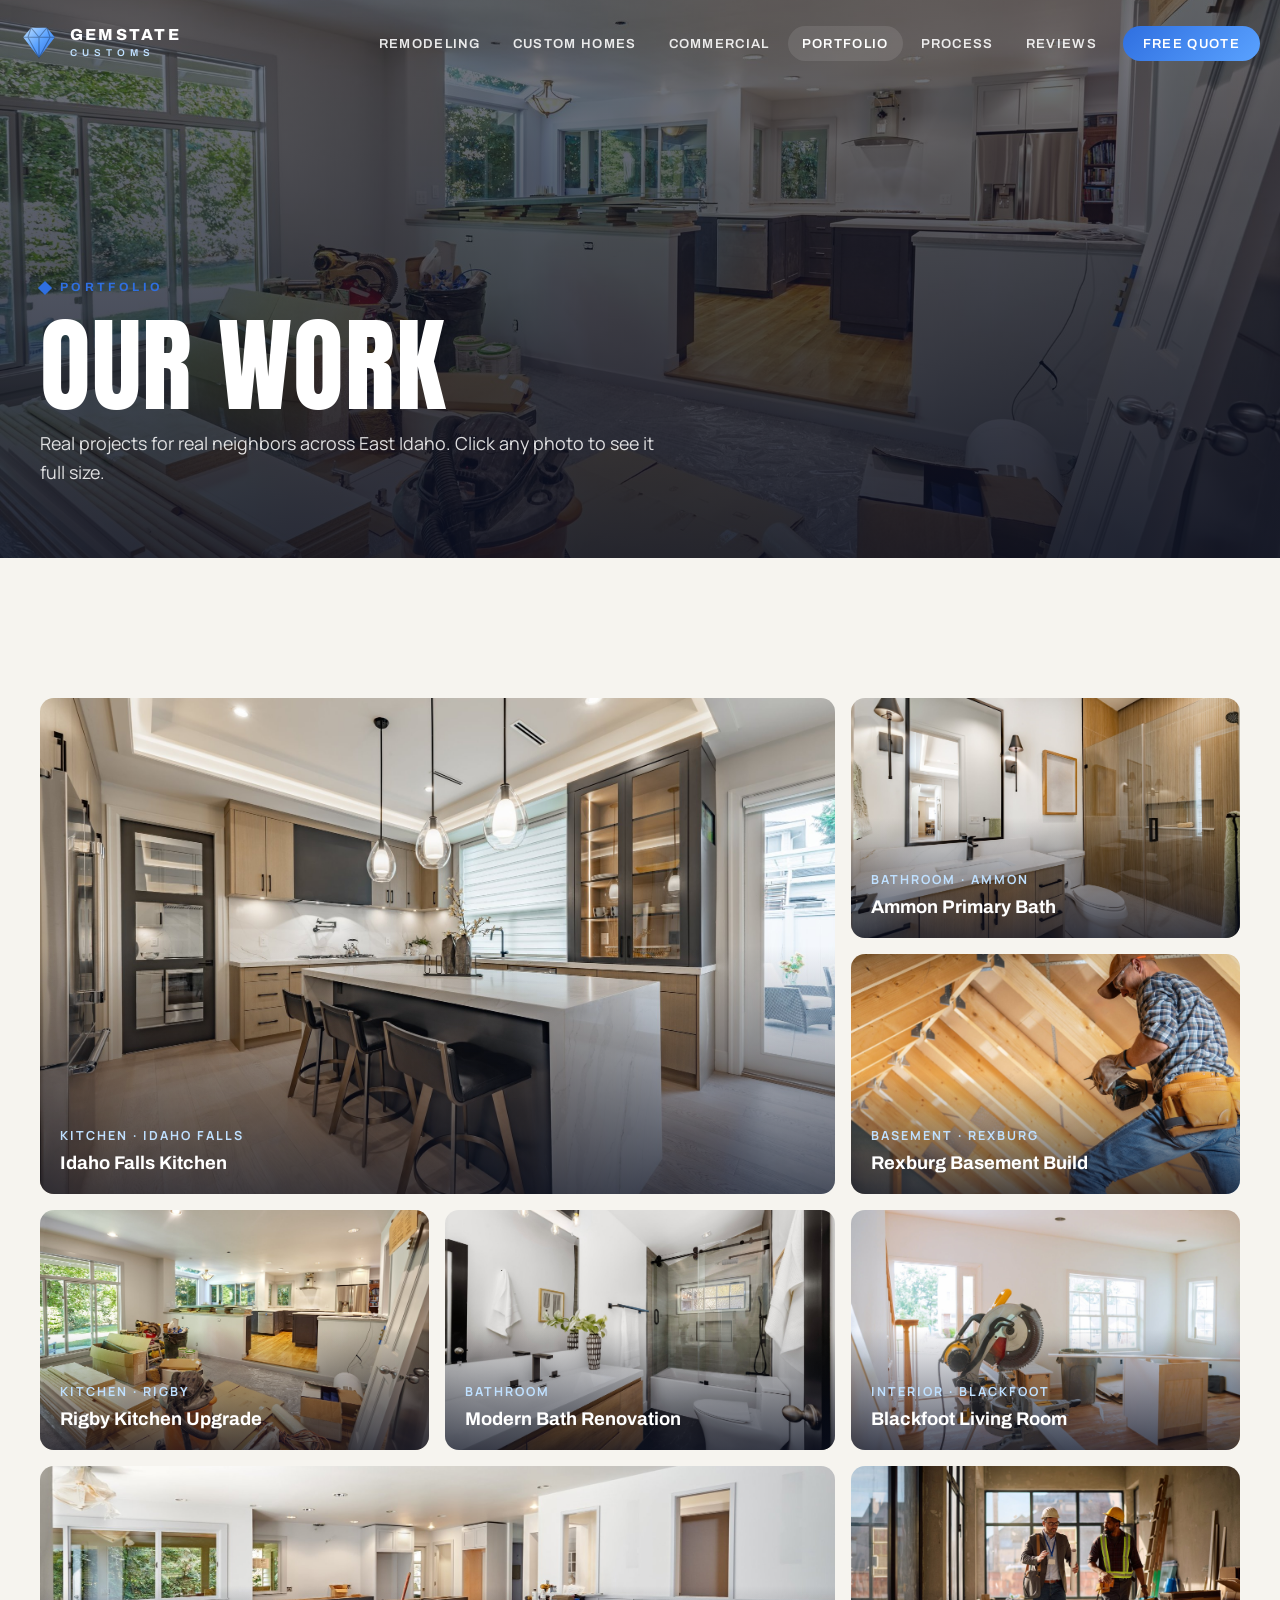
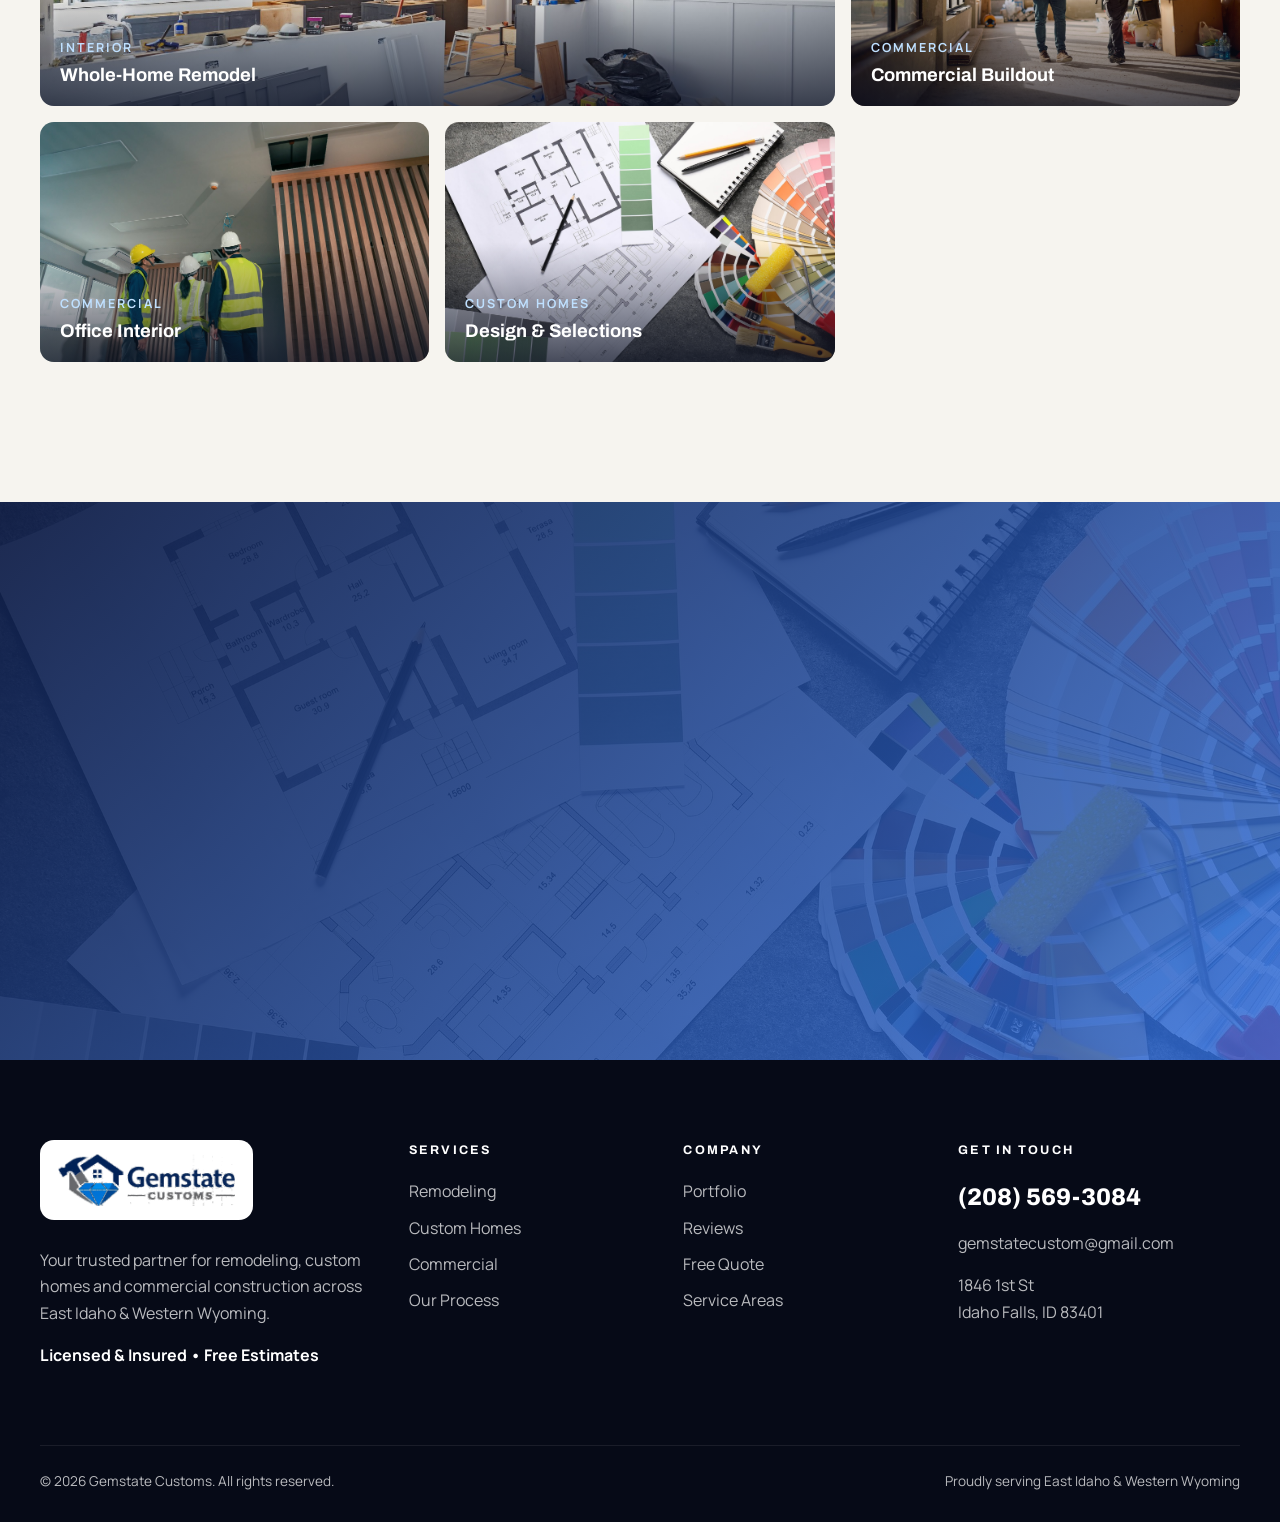
<file: portfolio.html>
<!doctype html>
<html lang="en">
<head>
  <meta charset="utf-8">
  <meta name="viewport" content="width=device-width, initial-scale=1">
  <title>Portfolio | Gemstate Customs</title>
  <meta name="description" content="Kitchen, bathroom, basement and whole-home remodeling projects by Gemstate Customs across East Idaho.">
  <link rel="icon" href="images/logo.webp">
  <link rel="preconnect" href="https://fonts.googleapis.com">
  <link rel="preconnect" href="https://fonts.gstatic.com" crossorigin>
  <link href="https://fonts.googleapis.com/css2?family=Anton&family=Archivo:wght@600;700;800&family=Manrope:wght@400;600;700;800&display=swap" rel="stylesheet">
  <link rel="stylesheet" href="css/style.css">
</head>
<body>
  <header class="site-header"></header>

  <section class="page-hero">
    <div class="bg" style="background-image:url('images/1477568555.jpg')"></div>
    <div class="wrap">
      <span class="eyebrow">Portfolio</span>
      <h1>Our Work</h1>
      <p>Real projects for real neighbors across East Idaho. Click any photo to see it full size.</p>
    </div>
  </section>

  <section class="section">
    <div class="wrap">
      <div class="gallery reveal">
        <figure class="g-item wide tall"><img src="images/2209779864.jpg" alt="Idaho Falls kitchen remodel" loading="lazy"><figcaption><span>Kitchen · Idaho Falls</span><strong>Idaho Falls Kitchen</strong></figcaption></figure>
        <figure class="g-item"><img src="images/2209779918.jpg" alt="Ammon primary bathroom" loading="lazy"><figcaption><span>Bathroom · Ammon</span><strong>Ammon Primary Bath</strong></figcaption></figure>
        <figure class="g-item"><img src="images/2211323285.jpg" alt="Rexburg basement build" loading="lazy"><figcaption><span>Basement · Rexburg</span><strong>Rexburg Basement Build</strong></figcaption></figure>
        <figure class="g-item"><img src="images/1477568555.jpg" alt="Rigby kitchen upgrade" loading="lazy"><figcaption><span>Kitchen · Rigby</span><strong>Rigby Kitchen Upgrade</strong></figcaption></figure>
        <figure class="g-item"><img src="images/2155877016.jpg" alt="Modern bathroom renovation" loading="lazy"><figcaption><span>Bathroom</span><strong>Modern Bath Renovation</strong></figcaption></figure>
        <figure class="g-item"><img src="images/2185671152.jpg" alt="Blackfoot living room remodel in progress" loading="lazy"><figcaption><span>Interior · Blackfoot</span><strong>Blackfoot Living Room</strong></figcaption></figure>
        <figure class="g-item wide"><img src="images/1477568723.jpg" alt="Whole home remodel in progress" loading="lazy"><figcaption><span>Interior</span><strong>Whole-Home Remodel</strong></figcaption></figure>
        <figure class="g-item"><img src="images/2272432082.jpg" alt="Commercial buildout" loading="lazy"><figcaption><span>Commercial</span><strong>Commercial Buildout</strong></figcaption></figure>
        <figure class="g-item"><img src="images/1404047601.jpg" alt="Commercial interior project" loading="lazy"><figcaption><span>Commercial</span><strong>Office Interior</strong></figcaption></figure>
        <figure class="g-item"><img src="images/2211990884.jpg" alt="Custom home plans and selections" loading="lazy"><figcaption><span>Custom Homes</span><strong>Design &amp; Selections</strong></figcaption></figure>
      </div>
    </div>
  </section>

  <section class="cta-band">
    <div class="bg"></div>
    <div class="wrap reveal">
      <h2>Your project<br>could be next</h2>
      <div class="actions">
        <a class="btn btn-white" href="contact.html">Get Your Free Quote</a>
        <a class="btn btn-ghost" href="tel:+12085693084">Call (208) 569-3084</a>
      </div>
    </div>
  </section>

  <footer class="site-footer"></footer>
  <script src="js/site.js"></script>
</body>
</html>
</file>
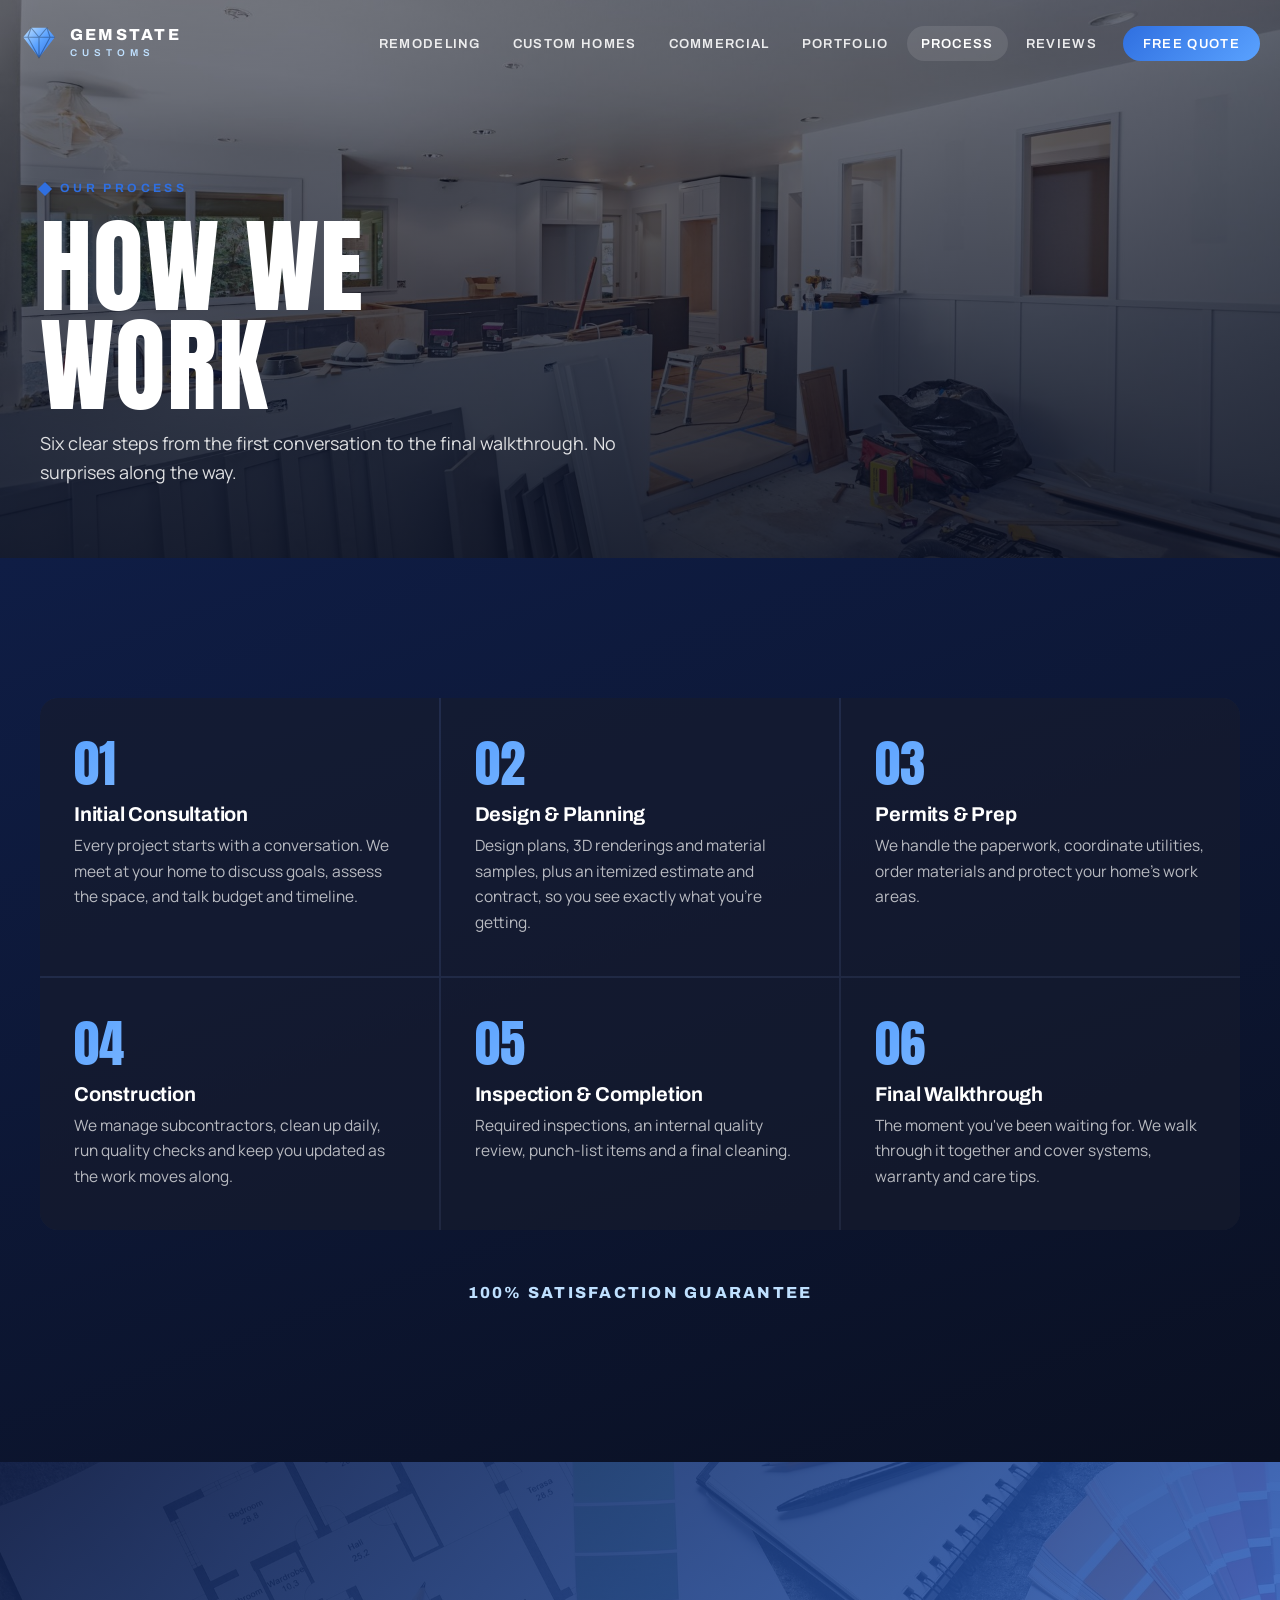
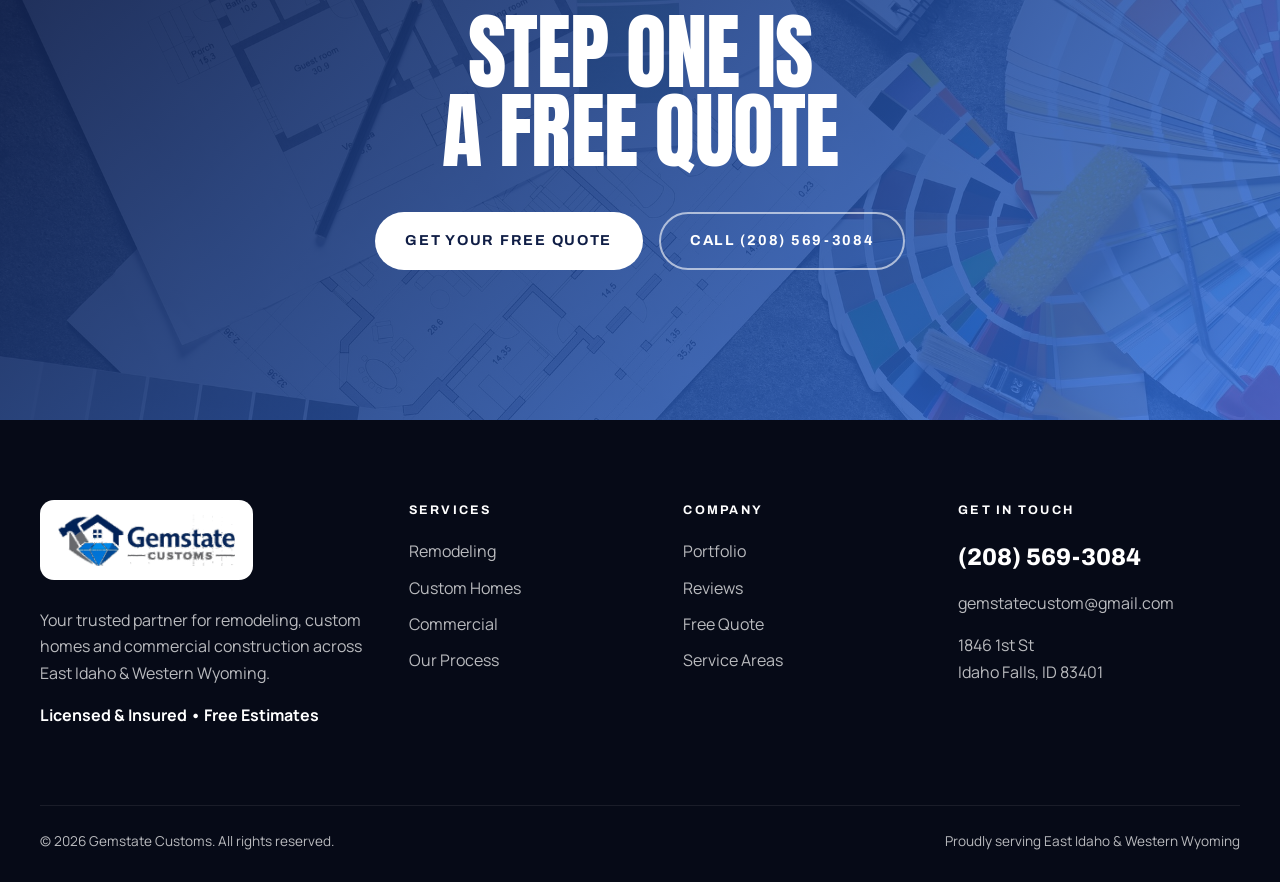
<file: process.html>
<!doctype html>
<html lang="en">
<head>
  <meta charset="utf-8">
  <meta name="viewport" content="width=device-width, initial-scale=1">
  <title>Our Process | Gemstate Customs</title>
  <meta name="description" content="How Gemstate Customs takes your project from free consultation to final walkthrough, in six clear steps.">
  <link rel="icon" href="images/logo.webp">
  <link rel="preconnect" href="https://fonts.googleapis.com">
  <link rel="preconnect" href="https://fonts.gstatic.com" crossorigin>
  <link href="https://fonts.googleapis.com/css2?family=Anton&family=Archivo:wght@600;700;800&family=Manrope:wght@400;600;700;800&display=swap" rel="stylesheet">
  <link rel="stylesheet" href="css/style.css">
</head>
<body>
  <header class="site-header"></header>

  <section class="page-hero">
    <div class="bg" style="background-image:url('images/1477568723.jpg')"></div>
    <div class="wrap">
      <span class="eyebrow">Our Process</span>
      <h1>How We<br>Work</h1>
      <p>Six clear steps from the first conversation to the final walkthrough. No surprises along the way.</p>
    </div>
  </section>

  <section class="section section-navy">
    <div class="wrap">
      <div class="steps reveal">
        <div class="step"><div class="step-num">01</div><h4>Initial Consultation</h4><p>Every project starts with a conversation. We meet at your home to discuss goals, assess the space, and talk budget and timeline.</p></div>
        <div class="step"><div class="step-num">02</div><h4>Design &amp; Planning</h4><p>Design plans, 3D renderings and material samples, plus an itemized estimate and contract, so you see exactly what you're getting.</p></div>
        <div class="step"><div class="step-num">03</div><h4>Permits &amp; Prep</h4><p>We handle the paperwork, coordinate utilities, order materials and protect your home's work areas.</p></div>
        <div class="step"><div class="step-num">04</div><h4>Construction</h4><p>We manage subcontractors, clean up daily, run quality checks and keep you updated as the work moves along.</p></div>
        <div class="step"><div class="step-num">05</div><h4>Inspection &amp; Completion</h4><p>Required inspections, an internal quality review, punch-list items and a final cleaning.</p></div>
        <div class="step"><div class="step-num">06</div><h4>Final Walkthrough</h4><p>The moment you've been waiting for. We walk through it together and cover systems, warranty and care tips.</p></div>
      </div>
      <p class="center reveal" style="margin-top:50px;font-family:var(--head);font-weight:800;letter-spacing:.14em;text-transform:uppercase;color:var(--ice)">100% Satisfaction Guarantee</p>
    </div>
  </section>

  <section class="cta-band">
    <div class="bg"></div>
    <div class="wrap reveal">
      <h2>Step one is<br>a free quote</h2>
      <div class="actions">
        <a class="btn btn-white" href="contact.html">Get Your Free Quote</a>
        <a class="btn btn-ghost" href="tel:+12085693084">Call (208) 569-3084</a>
      </div>
    </div>
  </section>

  <footer class="site-footer"></footer>
  <script src="js/site.js"></script>
</body>
</html>
</file>
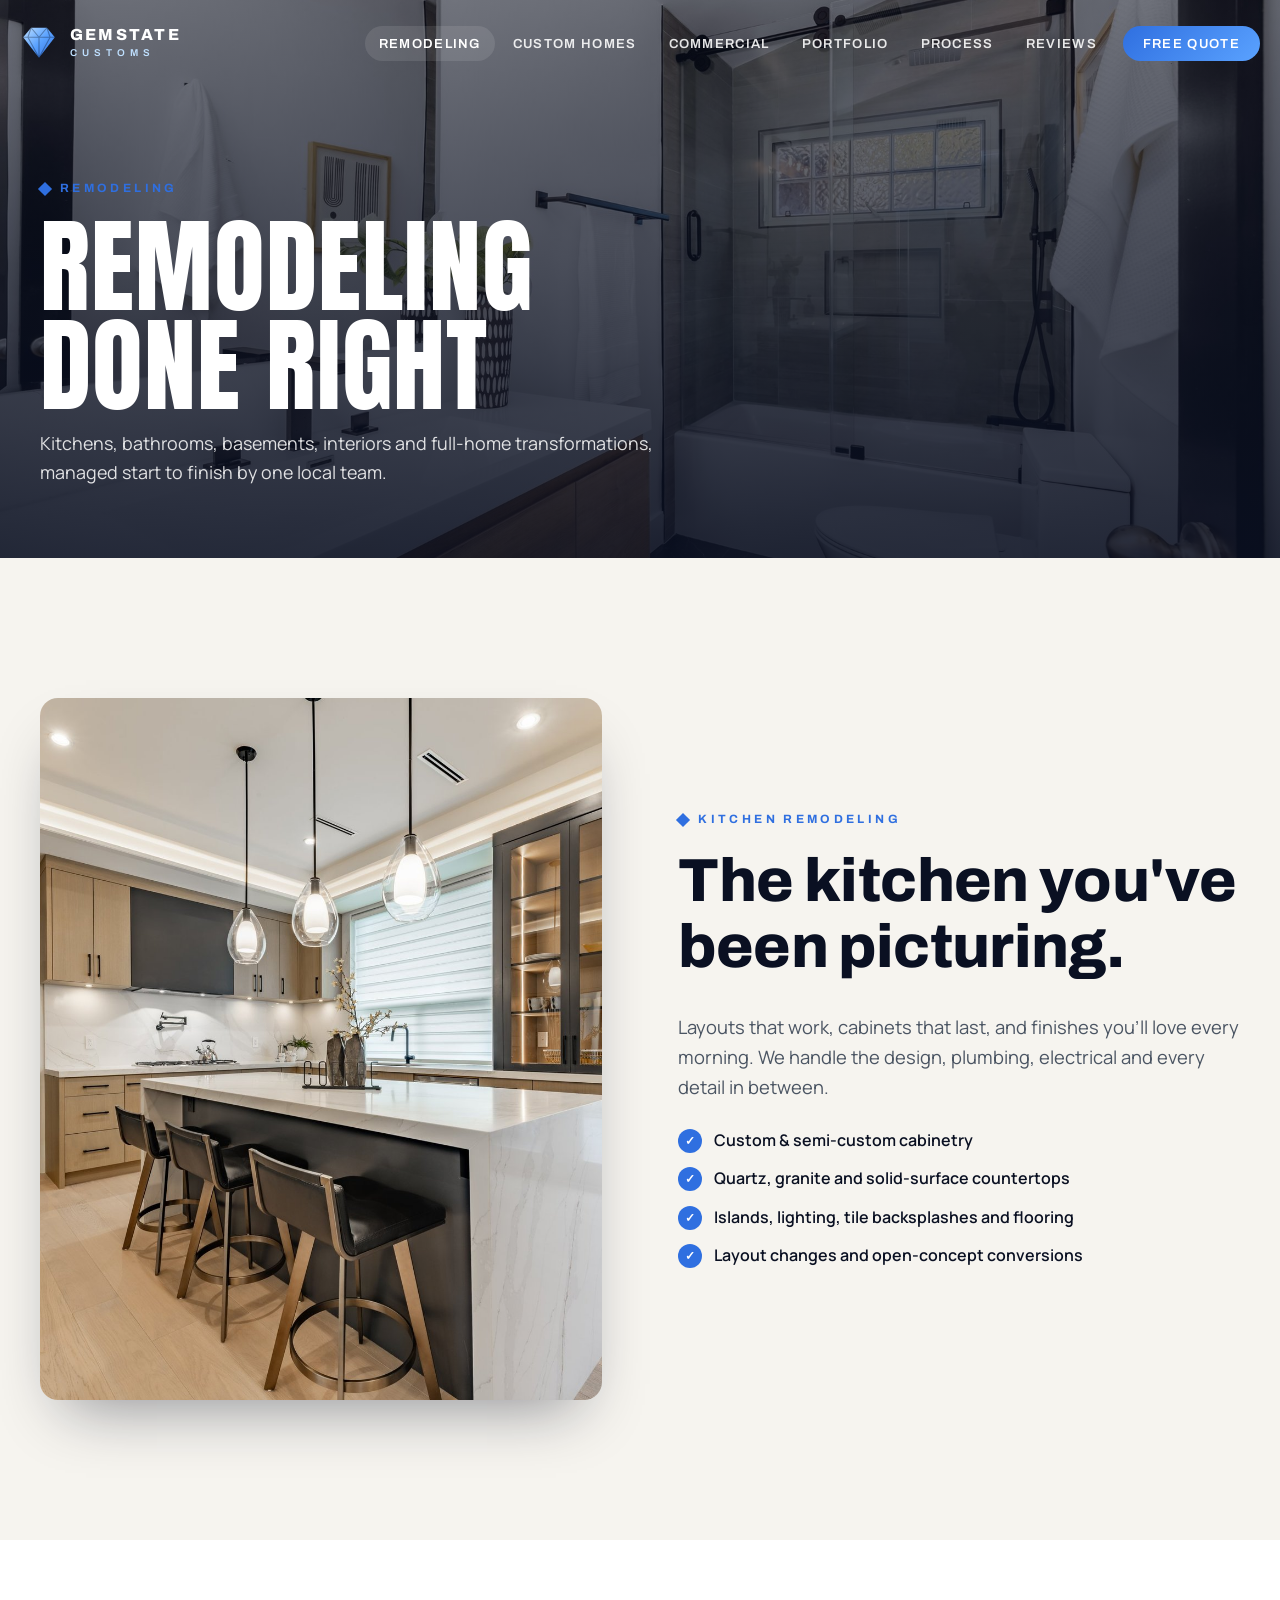
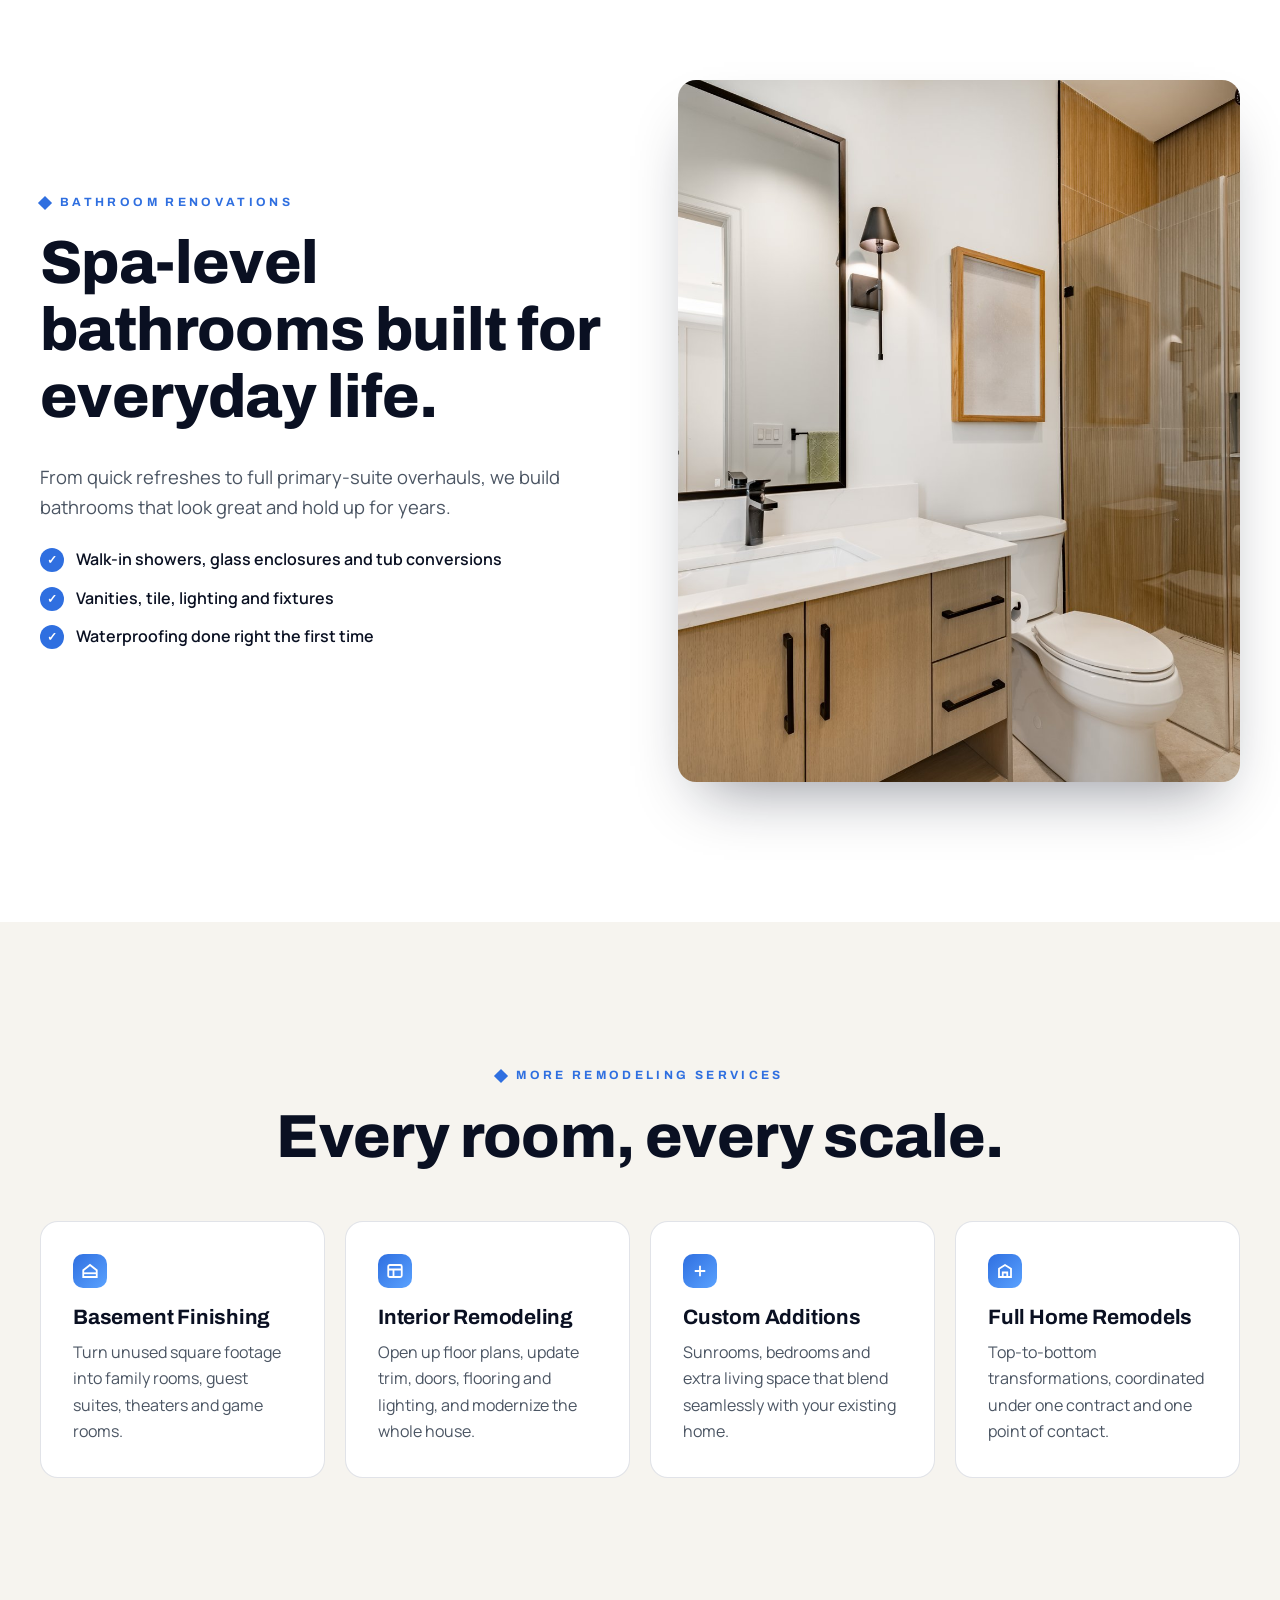
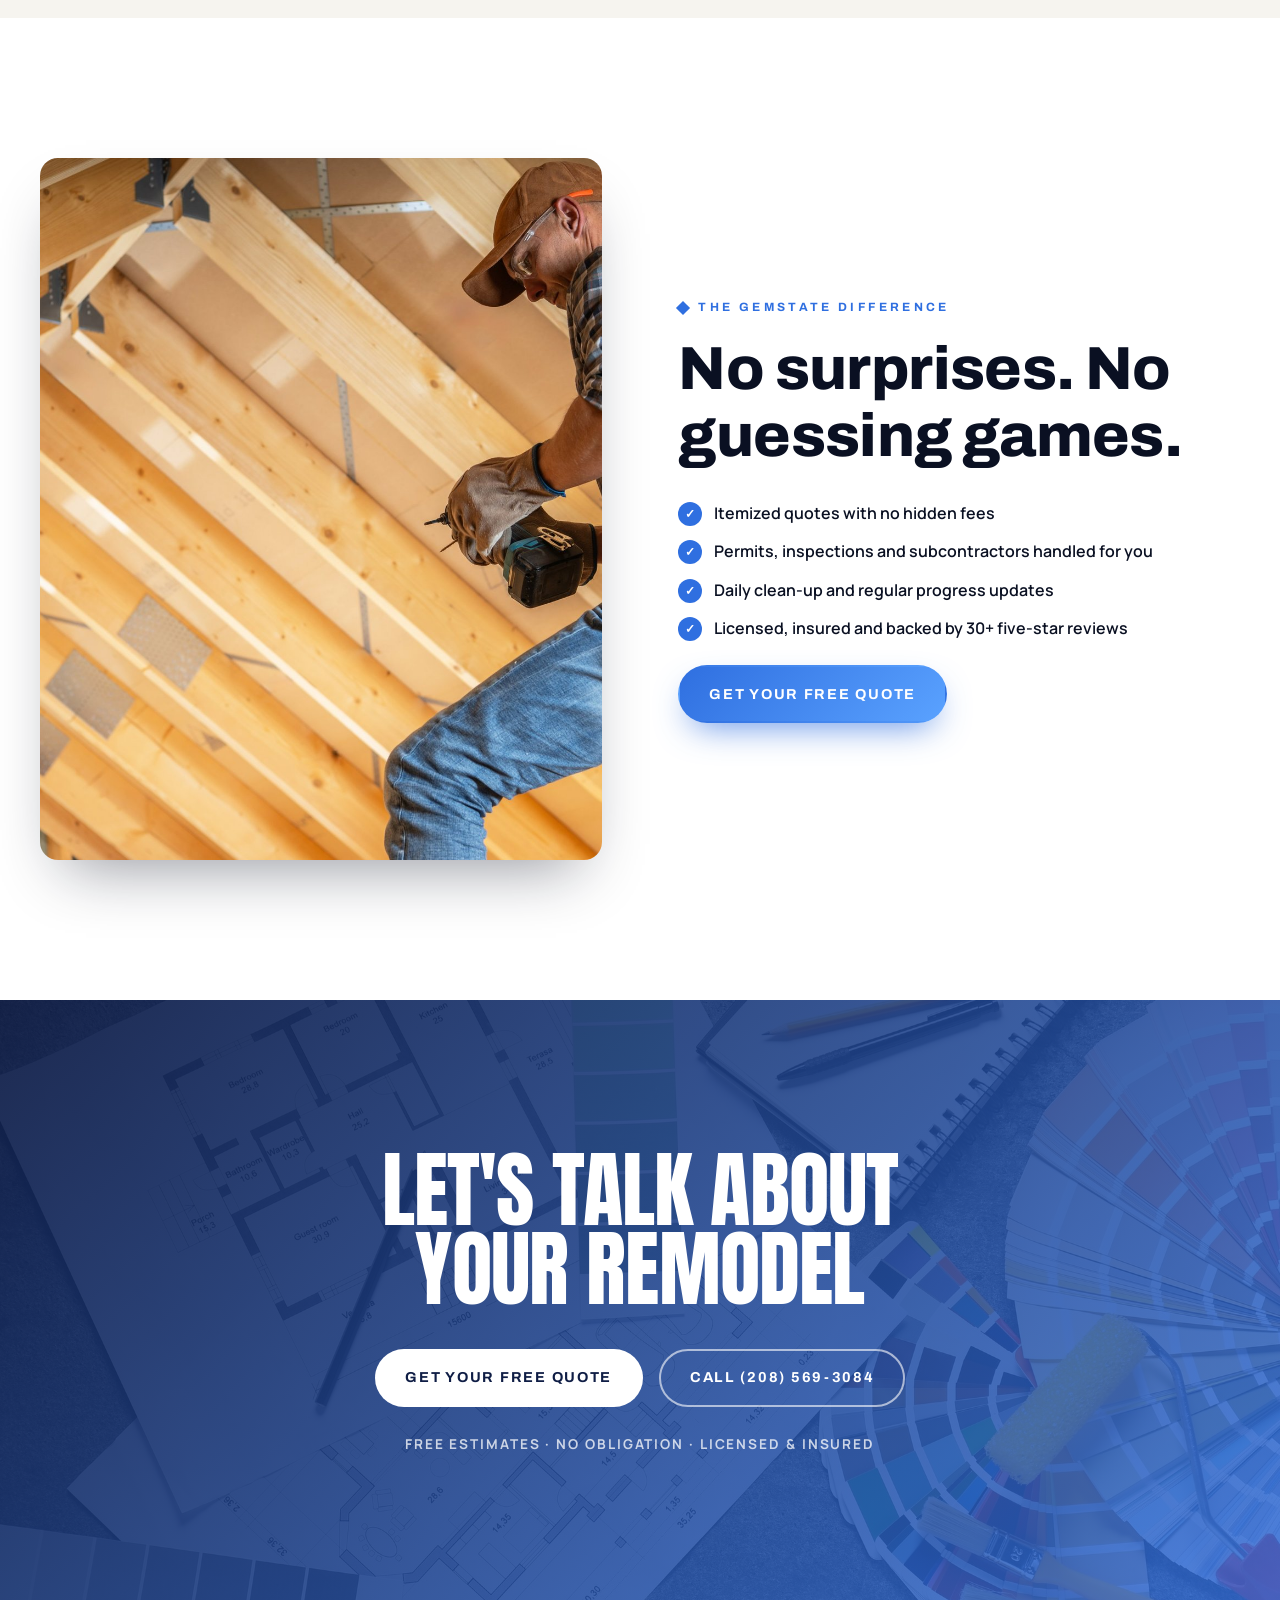
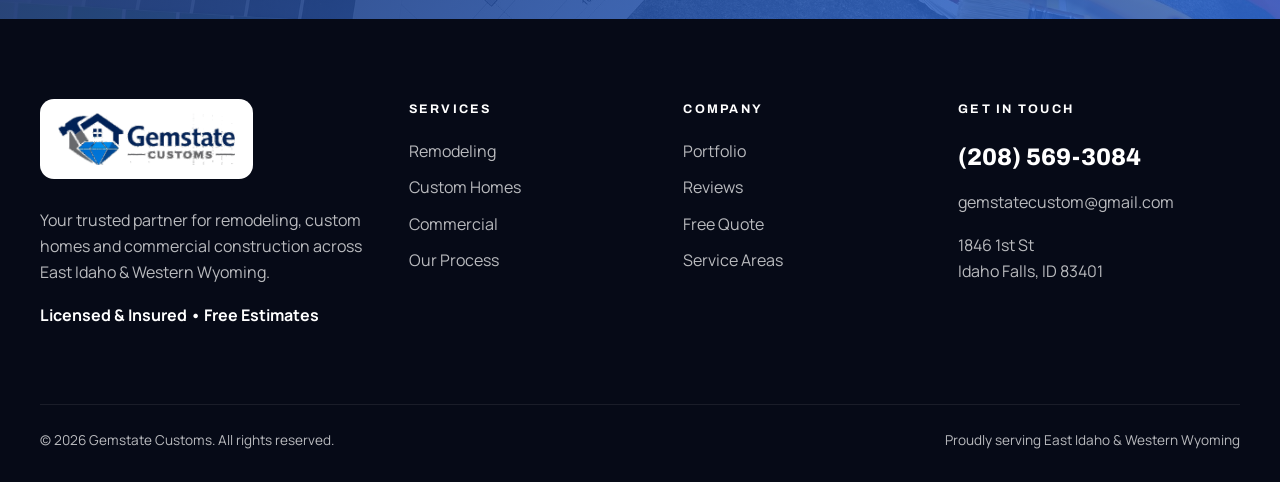
<file: remodeling.html>
<!doctype html>
<html lang="en">
<head>
  <meta charset="utf-8">
  <meta name="viewport" content="width=device-width, initial-scale=1">
  <title>Home Remodeling in Idaho Falls | Gemstate Customs</title>
  <meta name="description" content="Kitchen, bathroom, basement and full home remodeling in Idaho Falls, Ammon, Rexburg and East Idaho. Free quotes from Gemstate Customs.">
  <link rel="icon" href="images/logo.webp">
  <link rel="preconnect" href="https://fonts.googleapis.com">
  <link rel="preconnect" href="https://fonts.gstatic.com" crossorigin>
  <link href="https://fonts.googleapis.com/css2?family=Anton&family=Archivo:wght@600;700;800&family=Manrope:wght@400;600;700;800&display=swap" rel="stylesheet">
  <link rel="stylesheet" href="css/style.css">
</head>
<body>
  <header class="site-header"></header>

  <section class="page-hero">
    <div class="bg" style="background-image:url('images/2155877016.jpg')"></div>
    <div class="wrap">
      <span class="eyebrow">Remodeling</span>
      <h1>Remodeling<br>Done Right</h1>
      <p>Kitchens, bathrooms, basements, interiors and full-home transformations, managed start to finish by one local team.</p>
    </div>
  </section>

  <section class="section" id="kitchen">
    <div class="wrap split">
      <div class="split-media reveal"><img src="images/2209779864.jpg" alt="Remodeled kitchen with quartz waterfall island" loading="lazy"></div>
      <div class="reveal">
        <span class="eyebrow">Kitchen Remodeling</span>
        <h2 class="title">The kitchen you've been picturing.</h2>
        <p class="lead">Layouts that work, cabinets that last, and finishes you'll love every morning. We handle the design, plumbing, electrical and every detail in between.</p>
        <ul class="check-list">
          <li>Custom &amp; semi-custom cabinetry</li>
          <li>Quartz, granite and solid-surface countertops</li>
          <li>Islands, lighting, tile backsplashes and flooring</li>
          <li>Layout changes and open-concept conversions</li>
        </ul>
      </div>
    </div>
  </section>

  <section class="section section-white" id="bath">
    <div class="wrap split">
      <div class="reveal">
        <span class="eyebrow">Bathroom Renovations</span>
        <h2 class="title">Spa-level bathrooms built for everyday life.</h2>
        <p class="lead">From quick refreshes to full primary-suite overhauls, we build bathrooms that look great and hold up for years.</p>
        <ul class="check-list">
          <li>Walk-in showers, glass enclosures and tub conversions</li>
          <li>Vanities, tile, lighting and fixtures</li>
          <li>Waterproofing done right the first time</li>
        </ul>
      </div>
      <div class="split-media reveal"><img src="images/2209779918.jpg" alt="Renovated primary bathroom" loading="lazy"></div>
    </div>
  </section>

  <section class="section">
    <div class="wrap">
      <div class="center reveal" style="margin-bottom:50px">
        <span class="eyebrow">More Remodeling Services</span>
        <h2 class="title">Every room, every scale.</h2>
      </div>
      <div class="tile-grid">
        <div class="tile reveal" id="basement"><span class="icon-gem"><svg viewBox="0 0 24 24" fill="none" stroke="currentColor" stroke-width="2.4"><path d="M3 11 12 4l9 7v9H3z"/><path d="M3 15h18"/></svg></span><h3>Basement Finishing</h3><p>Turn unused square footage into family rooms, guest suites, theaters and game rooms.</p></div>
        <div class="tile reveal" id="interior"><span class="icon-gem"><svg viewBox="0 0 24 24" fill="none" stroke="currentColor" stroke-width="2.4"><rect x="3" y="4" width="18" height="16" rx="2"/><path d="M3 10h18M10 10v10"/></svg></span><h3>Interior Remodeling</h3><p>Open up floor plans, update trim, doors, flooring and lighting, and modernize the whole house.</p></div>
        <div class="tile reveal" id="additions"><span class="icon-gem"><svg viewBox="0 0 24 24" fill="none" stroke="currentColor" stroke-width="2.4"><path d="M12 5v14M5 12h14"/></svg></span><h3>Custom Additions</h3><p>Sunrooms, bedrooms and extra living space that blend seamlessly with your existing home.</p></div>
        <div class="tile reveal"><span class="icon-gem"><svg viewBox="0 0 24 24" fill="none" stroke="currentColor" stroke-width="2.4"><path d="M4 20V9l8-5 8 5v11z"/><path d="M9 20v-6h6v6"/></svg></span><h3>Full Home Remodels</h3><p>Top-to-bottom transformations, coordinated under one contract and one point of contact.</p></div>
      </div>
    </div>
  </section>

  <section class="section section-white">
    <div class="wrap split">
      <div class="split-media reveal"><img src="images/2211323285.jpg" alt="Finished basement" loading="lazy"></div>
      <div class="reveal">
        <span class="eyebrow">The Gemstate Difference</span>
        <h2 class="title">No surprises. No guessing games.</h2>
        <ul class="check-list">
          <li>Itemized quotes with no hidden fees</li>
          <li>Permits, inspections and subcontractors handled for you</li>
          <li>Daily clean-up and regular progress updates</li>
          <li>Licensed, insured and backed by 30+ five-star reviews</li>
        </ul>
        <a class="btn btn-gem" href="contact.html">Get Your Free Quote</a>
      </div>
    </div>
  </section>

  <section class="cta-band">
    <div class="bg"></div>
    <div class="wrap reveal">
      <h2>Let's talk about<br>your remodel</h2>
      <div class="actions">
        <a class="btn btn-white" href="contact.html">Get Your Free Quote</a>
        <a class="btn btn-ghost" href="tel:+12085693084">Call (208) 569-3084</a>
      </div>
      <p class="fine">Free estimates · No obligation · Licensed &amp; Insured</p>
    </div>
  </section>

  <footer class="site-footer"></footer>
  <script src="js/site.js"></script>
</body>
</html>
</file>
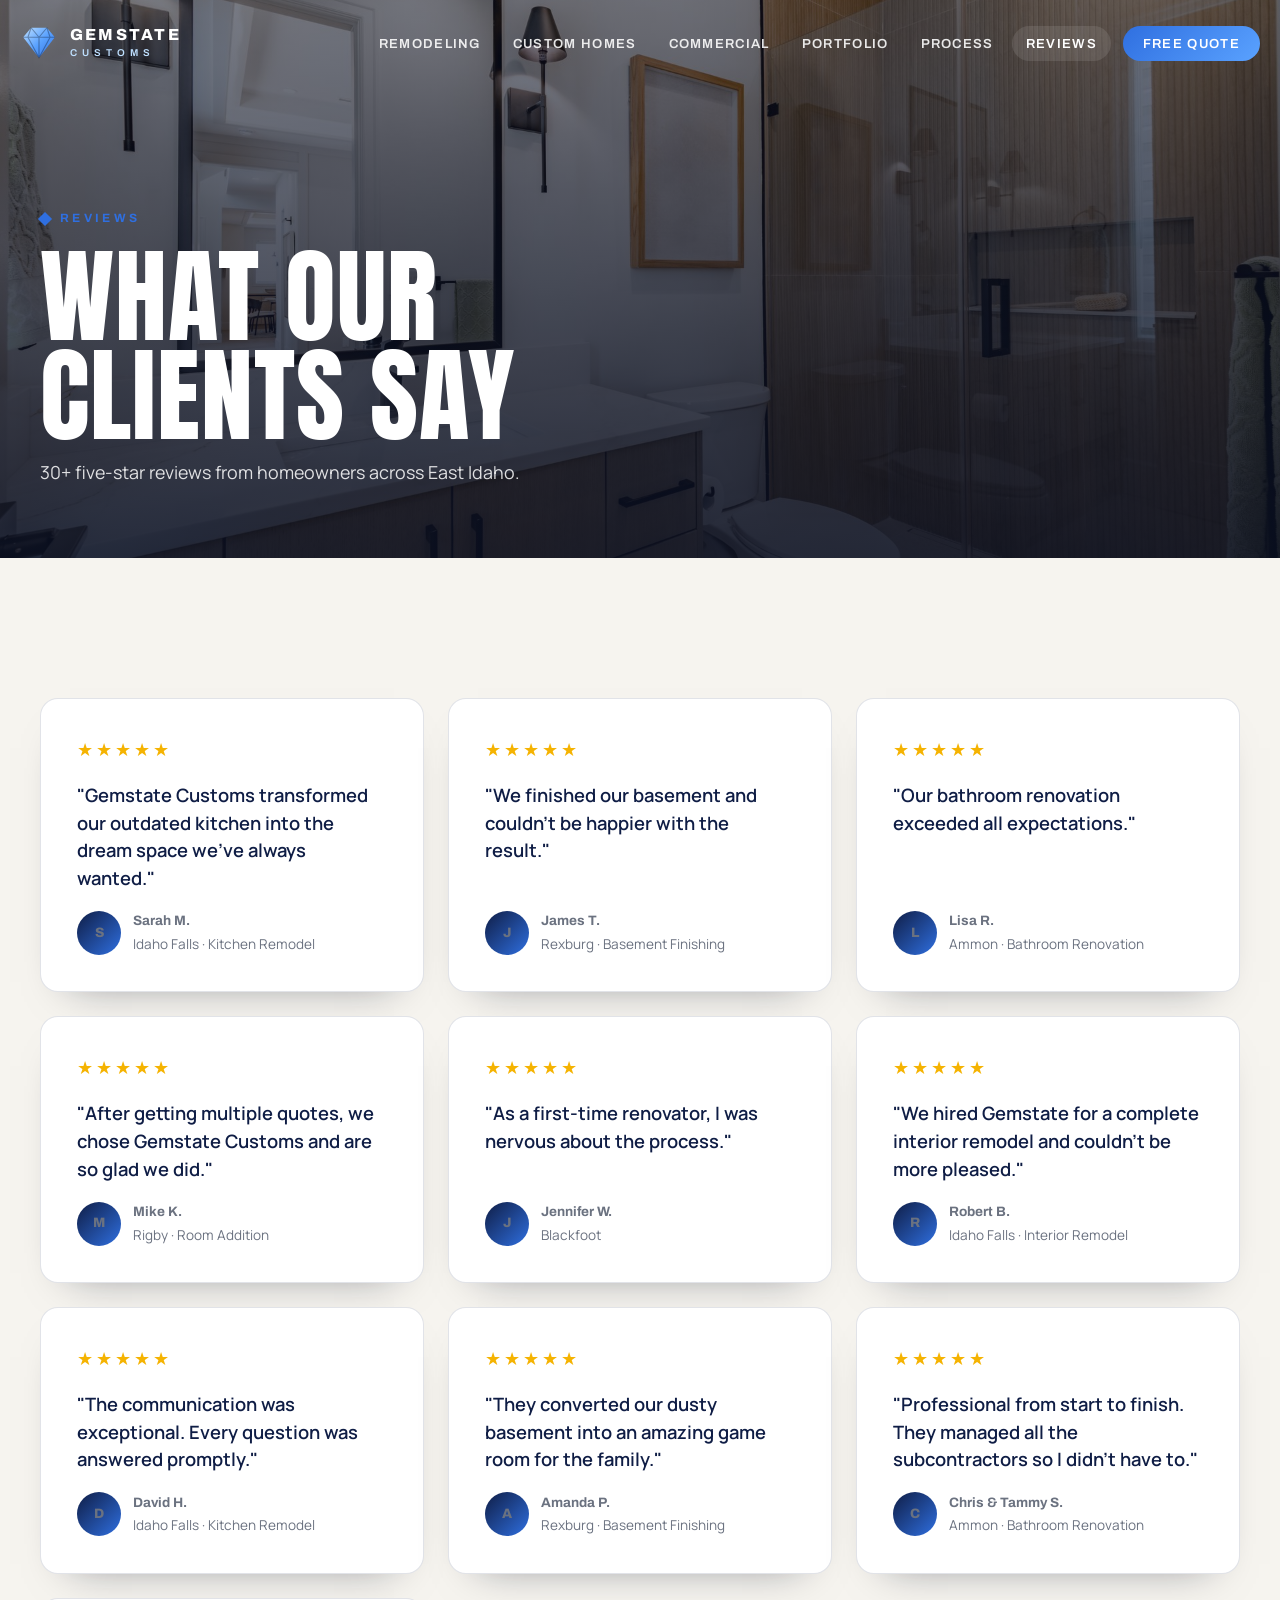
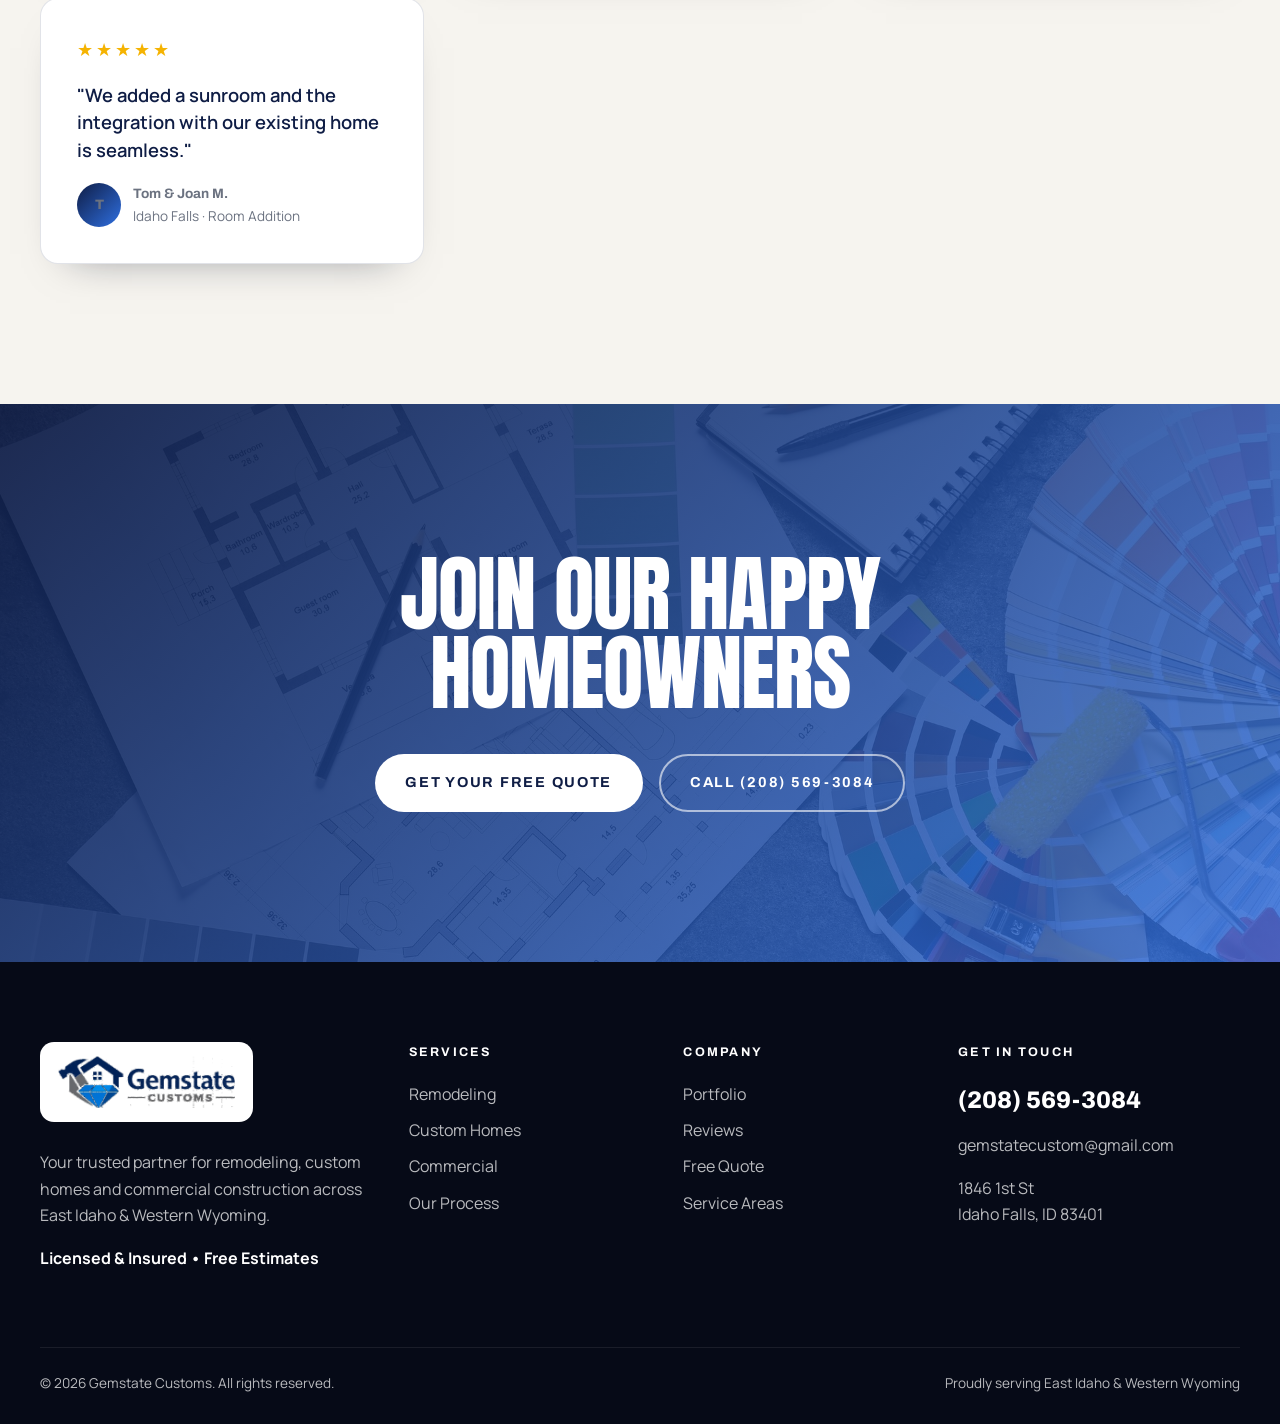
<file: testimonials.html>
<!doctype html>
<html lang="en">
<head>
  <meta charset="utf-8">
  <meta name="viewport" content="width=device-width, initial-scale=1">
  <title>Reviews | Gemstate Customs</title>
  <meta name="description" content="Read what homeowners across Idaho Falls, Ammon, Rexburg, Rigby and Blackfoot say about Gemstate Customs.">
  <link rel="icon" href="images/logo.webp">
  <link rel="preconnect" href="https://fonts.googleapis.com">
  <link rel="preconnect" href="https://fonts.gstatic.com" crossorigin>
  <link href="https://fonts.googleapis.com/css2?family=Anton&family=Archivo:wght@600;700;800&family=Manrope:wght@400;600;700;800&display=swap" rel="stylesheet">
  <link rel="stylesheet" href="css/style.css">
</head>
<body>
  <header class="site-header"></header>

  <section class="page-hero">
    <div class="bg" style="background-image:url('images/2209779918.jpg')"></div>
    <div class="wrap">
      <span class="eyebrow">Reviews</span>
      <h1>What Our<br>Clients Say</h1>
      <p>30+ five-star reviews from homeowners across East Idaho.</p>
    </div>
  </section>

  <section class="section">
    <div class="wrap review-grid">
      <article class="review reveal"><div class="stars">★★★★★</div><blockquote>"Gemstate Customs transformed our outdated kitchen into the dream space we've always wanted."</blockquote><cite><span class="avatar">S</span><span><strong>Sarah M.</strong><span>Idaho Falls · Kitchen Remodel</span></span></cite></article>
      <article class="review reveal"><div class="stars">★★★★★</div><blockquote>"We finished our basement and couldn't be happier with the result."</blockquote><cite><span class="avatar">J</span><span><strong>James T.</strong><span>Rexburg · Basement Finishing</span></span></cite></article>
      <article class="review reveal"><div class="stars">★★★★★</div><blockquote>"Our bathroom renovation exceeded all expectations."</blockquote><cite><span class="avatar">L</span><span><strong>Lisa R.</strong><span>Ammon · Bathroom Renovation</span></span></cite></article>
      <article class="review reveal"><div class="stars">★★★★★</div><blockquote>"After getting multiple quotes, we chose Gemstate Customs and are so glad we did."</blockquote><cite><span class="avatar">M</span><span><strong>Mike K.</strong><span>Rigby · Room Addition</span></span></cite></article>
      <article class="review reveal"><div class="stars">★★★★★</div><blockquote>"As a first-time renovator, I was nervous about the process."</blockquote><cite><span class="avatar">J</span><span><strong>Jennifer W.</strong><span>Blackfoot</span></span></cite></article>
      <article class="review reveal"><div class="stars">★★★★★</div><blockquote>"We hired Gemstate for a complete interior remodel and couldn't be more pleased."</blockquote><cite><span class="avatar">R</span><span><strong>Robert B.</strong><span>Idaho Falls · Interior Remodel</span></span></cite></article>
      <article class="review reveal"><div class="stars">★★★★★</div><blockquote>"The communication was exceptional. Every question was answered promptly."</blockquote><cite><span class="avatar">D</span><span><strong>David H.</strong><span>Idaho Falls · Kitchen Remodel</span></span></cite></article>
      <article class="review reveal"><div class="stars">★★★★★</div><blockquote>"They converted our dusty basement into an amazing game room for the family."</blockquote><cite><span class="avatar">A</span><span><strong>Amanda P.</strong><span>Rexburg · Basement Finishing</span></span></cite></article>
      <article class="review reveal"><div class="stars">★★★★★</div><blockquote>"Professional from start to finish. They managed all the subcontractors so I didn't have to."</blockquote><cite><span class="avatar">C</span><span><strong>Chris &amp; Tammy S.</strong><span>Ammon · Bathroom Renovation</span></span></cite></article>
      <article class="review reveal"><div class="stars">★★★★★</div><blockquote>"We added a sunroom and the integration with our existing home is seamless."</blockquote><cite><span class="avatar">T</span><span><strong>Tom &amp; Joan M.</strong><span>Idaho Falls · Room Addition</span></span></cite></article>
    </div>
  </section>

  <section class="cta-band">
    <div class="bg"></div>
    <div class="wrap reveal">
      <h2>Join our happy<br>homeowners</h2>
      <div class="actions">
        <a class="btn btn-white" href="contact.html">Get Your Free Quote</a>
        <a class="btn btn-ghost" href="tel:+12085693084">Call (208) 569-3084</a>
      </div>
    </div>
  </section>

  <footer class="site-footer"></footer>
  <script src="js/site.js"></script>
</body>
</html>
</file>
<file: css/style.css>
/* ===== Gemstate Customs — site styles ===== */
:root {
  --ink: #0a1022;
  --navy: #0f1d45;
  --navy-2: #172a63;
  --gem: #2f6fe0;
  --gem-2: #5aa2ff;
  --ice: #bfe0ff;
  --steel: #6b7280;
  --paper: #f6f4ef;
  --white: #ffffff;
  --line: rgba(15, 29, 69, 0.12);
  --radius: 18px;
  --shadow: 0 30px 60px -25px rgba(10, 16, 34, 0.45);
  --display: "Anton", "Impact", sans-serif;
  --head: "Archivo", "Helvetica Neue", Arial, sans-serif;
  --body: "Manrope", "Helvetica Neue", Arial, sans-serif;
  --nav-h: 84px;
}

*, *::before, *::after { box-sizing: border-box; }
html { scroll-behavior: smooth; }
body {
  margin: 0;
  font-family: var(--body);
  color: var(--ink);
  background: var(--paper);
  line-height: 1.65;
  -webkit-font-smoothing: antialiased;
  overflow-x: hidden;
}
img { max-width: 100%; display: block; }
a { color: inherit; text-decoration: none; }
h1, h2, h3, h4 { font-family: var(--head); line-height: 1.1; margin: 0 0 .5em; letter-spacing: -0.01em; }
p { margin: 0 0 1em; }
.wrap { width: min(1200px, 100% - 40px); margin-inline: auto; }

/* ===== Buttons ===== */
.btn {
  display: inline-flex; align-items: center; justify-content: center; gap: .6em;
  font-family: var(--head); font-weight: 700; text-transform: uppercase; letter-spacing: .12em;
  font-size: .9rem; padding: 1.05em 2em; border-radius: 999px; border: 2px solid transparent;
  cursor: pointer; transition: transform .25s ease, box-shadow .25s ease, background .25s ease, color .25s ease;
}
.btn-gem {
  background: linear-gradient(135deg, var(--gem) 0%, var(--gem-2) 100%);
  color: #fff; box-shadow: 0 14px 34px -12px rgba(47, 111, 224, .8);
}
.btn-gem:hover { transform: translateY(-3px); box-shadow: 0 20px 40px -12px rgba(47, 111, 224, .95); }
.btn-ghost { border-color: rgba(255,255,255,.6); color: #fff; }
.btn-ghost:hover { background: #fff; color: var(--navy); }
.btn-dark { background: var(--navy); color: #fff; }
.btn-dark:hover { background: var(--gem); transform: translateY(-3px); }

/* ===== Header / Nav ===== */
.site-header {
  position: fixed; inset: 0 0 auto 0; z-index: 50; height: var(--nav-h);
  display: flex; align-items: center;
  transition: background .35s ease, box-shadow .35s ease, height .35s ease;
}
.site-header.solid, .site-header.always-solid {
  background: rgba(10, 16, 34, .92); backdrop-filter: blur(14px); -webkit-backdrop-filter: blur(14px);
  box-shadow: 0 10px 30px -20px rgba(0,0,0,.7); height: 72px;
}
.nav { display: flex; align-items: center; justify-content: space-between; gap: 24px; width: min(1320px, 100% - 40px); margin-inline: auto; }
.brand { display: flex; align-items: center; gap: 12px; color: #fff; }
.brand svg { width: 38px; height: 38px; flex: none; }
.brand-text { font-family: var(--head); font-weight: 800; letter-spacing: .14em; line-height: 1; font-size: 1rem; }
.brand-text small { display: block; font-weight: 600; letter-spacing: .5em; font-size: .62rem; color: var(--ice); margin-top: 5px; }
.nav-links { display: flex; align-items: center; gap: 4px; list-style: none; margin: 0; padding: 0; }
.nav-links a {
  color: rgba(255,255,255,.88); font-family: var(--head); font-weight: 600; font-size: .82rem;
  letter-spacing: .1em; text-transform: uppercase; padding: 10px 14px; border-radius: 999px; position: relative;
  transition: color .2s ease, background .2s ease;
}
.nav-links a:hover, .nav-links a.active { color: #fff; background: rgba(255,255,255,.1); }
.nav-links .nav-cta { background: linear-gradient(135deg, var(--gem), var(--gem-2)); color: #fff; margin-left: 8px; padding: 10px 20px; }
.nav-links .nav-cta:hover { background: #fff; color: var(--navy); }
.nav-toggle { display: none; background: none; border: 0; width: 44px; height: 44px; cursor: pointer; padding: 10px; }
.nav-toggle span { display: block; height: 2px; background: #fff; margin: 6px 0; border-radius: 2px; transition: transform .3s ease, opacity .3s ease; }
.nav-open .nav-toggle span:nth-child(1) { transform: translateY(8px) rotate(45deg); }
.nav-open .nav-toggle span:nth-child(2) { opacity: 0; }
.nav-open .nav-toggle span:nth-child(3) { transform: translateY(-8px) rotate(-45deg); }

@media (max-width: 1080px) {
  .nav-toggle { display: block; }
  .nav-links {
    position: fixed; inset: 0; background: rgba(10,16,34,.97); flex-direction: column; justify-content: center; gap: 10px;
    opacity: 0; pointer-events: none; transition: opacity .3s ease;
  }
  .nav-links a { font-size: 1.15rem; padding: 12px 22px; }
  .nav-open .nav-links { opacity: 1; pointer-events: auto; }
  .nav-toggle { position: relative; z-index: 60; }
}

/* ===== HERO (home) — exactly one screen tall ===== */
.hero {
  position: relative; height: 100vh; height: 100svh; min-height: 560px;
  display: grid; place-items: center; text-align: center; color: #fff; overflow: hidden; isolation: isolate;
}
.hero-bg {
  position: absolute; inset: -4%; z-index: -2;
  background: url("../images/2209779864.jpg") center/cover no-repeat;
  animation: slowzoom 22s ease-in-out infinite alternate;
}
.hero::after {
  content: ""; position: absolute; inset: 0; z-index: -1;
  background:
    radial-gradient(ellipse at center, rgba(10,16,34,.42) 0%, rgba(10,16,34,.6) 75%),
    linear-gradient(180deg, rgba(10,16,34,.5) 0%, rgba(10,16,34,.05) 35%, rgba(10,16,34,.1) 65%, rgba(10,16,34,.75) 100%);
}
@keyframes slowzoom { from { transform: scale(1); } to { transform: scale(1.08); } }

.hero-inner { padding: 0 20px; display: flex; flex-direction: column; align-items: center; }
.hero-name {
  font-family: var(--display); font-weight: 400; text-transform: uppercase; line-height: .9; margin: 0;
  font-size: clamp(4.2rem, 17vw, 13.5rem); letter-spacing: .02em;
  background: linear-gradient(110deg, #ffffff 0%, #ffffff 35%, var(--ice) 45%, var(--gem-2) 50%, var(--ice) 55%, #ffffff 65%, #ffffff 100%);
  background-size: 250% 100%;
  -webkit-background-clip: text; background-clip: text; color: transparent;
  filter: drop-shadow(0 10px 30px rgba(0,0,0,.45));
  animation: shimmer 6s ease-in-out infinite, rise 1s cubic-bezier(.2,.7,.2,1) both;
}
.hero-sub {
  font-family: var(--head); font-weight: 700; text-transform: uppercase; letter-spacing: .7em;
  font-size: clamp(.85rem, 2.2vw, 1.35rem); color: var(--ice);
  display: flex; align-items: center; gap: 18px; margin: 18px 0 44px; padding-left: .7em;
  animation: rise 1s .15s cubic-bezier(.2,.7,.2,1) both;
}
.hero-sub::before, .hero-sub::after { content: ""; width: clamp(30px, 8vw, 90px); height: 2px; background: linear-gradient(90deg, transparent, var(--gem-2)); }
.hero-sub::after { background: linear-gradient(90deg, var(--gem-2), transparent); }
.hero-actions { display: flex; flex-direction: column; align-items: center; gap: 22px; animation: rise 1s .3s cubic-bezier(.2,.7,.2,1) both; }
.hero-actions .btn { font-size: 1rem; padding: 1.2em 2.6em; }
.hero-phone {
  font-family: var(--head); font-weight: 800; font-size: clamp(1.4rem, 4vw, 2.1rem); letter-spacing: .04em; color: #fff;
  display: inline-flex; align-items: center; gap: 12px; padding: 6px 4px; border-bottom: 2px solid rgba(255,255,255,.25);
  transition: color .2s ease, border-color .2s ease;
}
.hero-phone svg { width: .9em; height: .9em; color: var(--gem-2); }
.hero-phone:hover { color: var(--ice); border-color: var(--gem-2); }
@keyframes shimmer { 0%, 100% { background-position: 100% 0; } 50% { background-position: 0% 0; } }
@keyframes rise { from { opacity: 0; transform: translateY(30px); } to { opacity: 1; transform: none; } }

/* ===== Page hero (sub pages) ===== */
.page-hero {
  position: relative; min-height: 62vh; display: flex; align-items: flex-end; color: #fff; isolation: isolate;
  padding: calc(var(--nav-h) + 60px) 0 70px; overflow: hidden;
}
.page-hero .bg { position: absolute; inset: 0; z-index: -2; background-size: cover; background-position: center; animation: slowzoom 22s ease-in-out infinite alternate; }
.page-hero::after { content: ""; position: absolute; inset: 0; z-index: -1; background: linear-gradient(180deg, rgba(10,16,34,.55), rgba(10,16,34,.88)); }
.page-hero h1 { font-family: var(--display); font-weight: 400; text-transform: uppercase; font-size: clamp(3rem, 9vw, 6.5rem); line-height: .95; margin: 0 0 14px; letter-spacing: .01em; }
.page-hero p { max-width: 640px; font-size: 1.12rem; color: rgba(255,255,255,.85); margin: 0; }

/* ===== Section basics ===== */
section { position: relative; }
.section { padding: clamp(80px, 11vw, 140px) 0; }
.section-dark { background: var(--ink); color: #fff; }
.section-navy { background: linear-gradient(160deg, var(--navy) 0%, var(--ink) 100%); color: #fff; }
.section-white { background: #fff; }
.eyebrow {
  display: inline-flex; align-items: center; gap: 10px; font-family: var(--head); font-weight: 700; text-transform: uppercase;
  letter-spacing: .28em; font-size: .75rem; color: var(--gem); margin-bottom: 18px;
}
.eyebrow::before { content: ""; width: 10px; height: 10px; background: currentColor; transform: rotate(45deg); }
.section-dark .eyebrow, .section-navy .eyebrow { color: var(--gem-2); }
.title { font-size: clamp(2.2rem, 5vw, 3.8rem); font-weight: 800; max-width: 820px; }
.lead { font-size: 1.15rem; color: #4b5563; max-width: 640px; }
.section-dark .lead, .section-navy .lead { color: rgba(255,255,255,.72); }
.section-head { display: flex; justify-content: space-between; align-items: end; gap: 30px; flex-wrap: wrap; margin-bottom: 56px; }
.center { text-align: center; }
.center .lead, .center .title { margin-inline: auto; }

/* ===== Trust bar ===== */
.trust { background: var(--navy); color: #fff; }
.trust-grid { display: grid; grid-template-columns: repeat(4, 1fr); }
.trust-item { padding: 34px 20px; text-align: center; border-right: 1px solid rgba(255,255,255,.1); }
.trust-item:last-child { border-right: 0; }
.trust-item strong { display: block; font-family: var(--display); font-weight: 400; font-size: 2.4rem; line-height: 1; color: #fff; }
.trust-item span { font-size: .8rem; letter-spacing: .18em; text-transform: uppercase; color: var(--ice); font-weight: 700; }
@media (max-width: 760px) { .trust-grid { grid-template-columns: 1fr 1fr; } .trust-item:nth-child(2) { border-right: 0; } .trust-item:nth-child(-n+2) { border-bottom: 1px solid rgba(255,255,255,.1); } }

/* ===== Service cards ===== */
.cards-3 { display: grid; grid-template-columns: repeat(3, 1fr); gap: 24px; }
.svc-card {
  position: relative; border-radius: var(--radius); overflow: hidden; min-height: 520px; color: #fff; display: flex; align-items: flex-end;
  box-shadow: var(--shadow); isolation: isolate;
}
.svc-card img { position: absolute; inset: 0; width: 100%; height: 100%; object-fit: cover; z-index: -2; transition: transform .8s cubic-bezier(.2,.7,.2,1); }
.svc-card::after { content: ""; position: absolute; inset: 0; z-index: -1; background: linear-gradient(180deg, rgba(10,16,34,0) 25%, rgba(10,16,34,.92) 100%); transition: background .4s ease; }
.svc-card:hover img { transform: scale(1.08); }
.svc-card:hover::after { background: linear-gradient(180deg, rgba(15,29,69,.25) 0%, rgba(10,16,34,.95) 100%); }
.svc-body { padding: 34px; }
.svc-num { font-family: var(--display); font-size: 1rem; color: var(--gem-2); letter-spacing: .2em; }
.svc-body h3 { font-size: 2rem; font-weight: 800; margin: 6px 0 10px; }
.svc-body p { color: rgba(255,255,255,.8); margin-bottom: 18px; }
.arrow-link { font-family: var(--head); font-weight: 700; text-transform: uppercase; letter-spacing: .14em; font-size: .8rem; display: inline-flex; align-items: center; gap: 10px; }
.arrow-link::after { content: "→"; transition: transform .25s ease; }
.arrow-link:hover::after, .svc-card:hover .arrow-link::after { transform: translateX(6px); }
.svc-badge { position: absolute; top: 22px; left: 22px; background: var(--gem); color: #fff; font-family: var(--head); font-weight: 700; font-size: .7rem; letter-spacing: .16em; text-transform: uppercase; padding: 7px 14px; border-radius: 999px; }
@media (max-width: 960px) { .cards-3 { grid-template-columns: 1fr; } .svc-card { min-height: 420px; } }

/* ===== Specialty chips ===== */
.chips { display: flex; flex-wrap: wrap; gap: 12px; margin-top: 48px; justify-content: center; }
.chip { padding: 12px 22px; border-radius: 999px; background: #fff; border: 1px solid var(--line); font-weight: 700; font-size: .92rem; color: var(--navy); transition: all .25s ease; }
.chip:hover { background: var(--navy); color: #fff; transform: translateY(-2px); }

/* ===== Split (image + content) ===== */
.split { display: grid; grid-template-columns: 1fr 1fr; gap: clamp(40px, 6vw, 90px); align-items: center; }
.split-media { position: relative; }
.split-media img { border-radius: var(--radius); box-shadow: var(--shadow); width: 100%; aspect-ratio: 4/5; object-fit: cover; }
.split-media .float-card {
  position: absolute; right: -24px; bottom: 40px; background: #fff; color: var(--navy); padding: 22px 26px; border-radius: 16px; box-shadow: var(--shadow);
  display: flex; gap: 14px; align-items: center; max-width: 280px;
}
.float-card strong { font-family: var(--display); font-weight: 400; font-size: 2.6rem; line-height: 1; color: var(--gem); }
.float-card span { font-weight: 700; font-size: .9rem; line-height: 1.3; }
.features { display: grid; grid-template-columns: 1fr 1fr; gap: 28px; margin-top: 36px; }
.feature h4 { font-size: 1.1rem; display: flex; align-items: center; gap: 10px; }
.feature p { color: #4b5563; font-size: .97rem; margin: 0; }
.section-dark .feature p, .section-navy .feature p { color: rgba(255,255,255,.7); }
.icon-gem { width: 34px; height: 34px; border-radius: 10px; flex: none; display: grid; place-items: center; background: linear-gradient(135deg, var(--gem), var(--gem-2)); color: #fff; }
.icon-gem svg { width: 18px; height: 18px; }
@media (max-width: 900px) { .split { grid-template-columns: 1fr; } .split-media .float-card { right: 12px; } .features { grid-template-columns: 1fr; } }

/* ===== Process ===== */
.steps { display: grid; grid-template-columns: repeat(3, 1fr); gap: 2px; background: rgba(255,255,255,.08); border-radius: var(--radius); overflow: hidden; }
.step { background: var(--ink); padding: 40px 34px; transition: background .3s ease; }
.section-navy .step { background: rgba(10,16,34,.6); }
.step:hover { background: var(--navy-2); }
.step-num { font-family: var(--display); font-size: 3.2rem; line-height: 1; background: linear-gradient(135deg, var(--gem-2), var(--ice)); -webkit-background-clip: text; background-clip: text; color: transparent; }
.step h4 { font-size: 1.25rem; margin: 14px 0 8px; }
.step p { color: rgba(255,255,255,.7); margin: 0; font-size: .97rem; }
@media (max-width: 900px) { .steps { grid-template-columns: 1fr; } }

/* ===== Portfolio ===== */
.gallery { display: grid; grid-template-columns: repeat(6, 1fr); grid-auto-rows: 240px; gap: 16px; }
.g-item { position: relative; border-radius: 14px; overflow: hidden; grid-column: span 2; cursor: zoom-in; isolation: isolate; }
.g-item.wide { grid-column: span 4; }
.g-item.tall { grid-row: span 2; }
.g-item img { width: 100%; height: 100%; object-fit: cover; transition: transform .7s cubic-bezier(.2,.7,.2,1); }
.g-item::after { content: ""; position: absolute; inset: 0; background: linear-gradient(180deg, transparent 50%, rgba(10,16,34,.85)); opacity: .85; transition: opacity .3s ease; }
.g-item figcaption { position: absolute; left: 20px; bottom: 16px; z-index: 2; color: #fff; }
.g-item figcaption strong { display: block; font-family: var(--head); font-size: 1.15rem; }
.g-item figcaption span { font-size: .78rem; letter-spacing: .16em; text-transform: uppercase; color: var(--ice); font-weight: 700; }
.g-item:hover img { transform: scale(1.07); }
figure { margin: 0; }
@media (max-width: 900px) { .gallery { grid-template-columns: 1fr 1fr; grid-auto-rows: 200px; } .g-item, .g-item.wide { grid-column: span 2; } .g-item.tall { grid-row: span 1; } }

.lightbox { position: fixed; inset: 0; z-index: 100; background: rgba(5,8,18,.94); display: none; place-items: center; padding: 30px; }
.lightbox.open { display: grid; }
.lightbox img { max-height: 86vh; border-radius: 12px; box-shadow: 0 40px 80px rgba(0,0,0,.6); }
.lightbox button { position: absolute; top: 18px; right: 22px; background: none; border: 0; color: #fff; font-size: 2.6rem; cursor: pointer; line-height: 1; }

/* ===== Testimonials ===== */
.reviews { position: relative; }
.review-track { display: flex; gap: 24px; overflow-x: auto; scroll-snap-type: x mandatory; padding-bottom: 20px; scrollbar-width: none; }
.review-track::-webkit-scrollbar { display: none; }
.review {
  flex: 0 0 min(420px, 85%); scroll-snap-align: start; background: #fff; border-radius: var(--radius); padding: 36px; border: 1px solid var(--line);
  display: flex; flex-direction: column; gap: 18px; box-shadow: 0 20px 40px -30px rgba(10,16,34,.5);
}
.stars { color: #f5b301; letter-spacing: 3px; font-size: 1.1rem; }
.review blockquote { margin: 0; font-size: 1.15rem; font-weight: 600; line-height: 1.5; color: var(--navy); flex: 1; }
.review cite { font-style: normal; display: flex; align-items: center; gap: 12px; }
.avatar { width: 44px; height: 44px; border-radius: 50%; display: grid; place-items: center; background: linear-gradient(135deg, var(--navy), var(--gem)); color: #fff; font-weight: 800; font-family: var(--head); }
.review cite strong { display: block; font-family: var(--head); }
.review cite span { font-size: .85rem; color: var(--steel); }
.review-nav { display: flex; gap: 10px; }
.review-nav button { width: 52px; height: 52px; border-radius: 50%; border: 1px solid var(--line); background: #fff; cursor: pointer; font-size: 1.2rem; color: var(--navy); transition: all .2s ease; }
.review-nav button:hover { background: var(--navy); color: #fff; }
.review-grid { display: grid; grid-template-columns: repeat(auto-fill, minmax(320px, 1fr)); gap: 24px; }
.review-grid .review { flex: none; }

/* ===== Service areas ===== */
.areas { display: grid; grid-template-columns: repeat(3, 1fr); gap: 14px; margin-top: 30px; }
.area { display: flex; align-items: center; gap: 12px; padding: 18px 20px; border-radius: 14px; background: rgba(255,255,255,.06); border: 1px solid rgba(255,255,255,.1); font-weight: 700; transition: background .25s ease; }
.area:hover { background: rgba(90,162,255,.18); }
.area::before { content: ""; width: 9px; height: 9px; transform: rotate(45deg); background: var(--gem-2); flex: none; }
@media (max-width: 600px) { .areas { grid-template-columns: 1fr 1fr; } }

/* ===== CTA band ===== */
.cta-band { position: relative; isolation: isolate; color: #fff; text-align: center; padding: clamp(90px, 12vw, 150px) 0; overflow: hidden; }
.cta-band .bg { position: absolute; inset: 0; z-index: -2; background: url("../images/2211990884.jpg") center/cover; }
.cta-band::after { content: ""; position: absolute; inset: 0; z-index: -1; background: linear-gradient(135deg, rgba(15,29,69,.94), rgba(47,111,224,.82)); }
.cta-band h2 { font-family: var(--display); font-weight: 400; text-transform: uppercase; font-size: clamp(2.6rem, 7vw, 5.2rem); line-height: .95; }
.cta-band .actions { display: flex; gap: 16px; justify-content: center; flex-wrap: wrap; margin-top: 34px; }
.cta-band .fine { margin-top: 26px; font-size: .85rem; letter-spacing: .14em; text-transform: uppercase; color: rgba(255,255,255,.75); font-weight: 700; }
.btn-white { background: #fff; color: var(--navy); }
.btn-white:hover { transform: translateY(-3px); box-shadow: 0 18px 36px -14px rgba(0,0,0,.6); }

/* ===== Lists / content blocks ===== */
.check-list { list-style: none; padding: 0; margin: 24px 0; display: grid; gap: 12px; }
.check-list li { display: flex; gap: 12px; align-items: flex-start; font-weight: 600; }
.check-list li::before { content: "✓"; flex: none; width: 24px; height: 24px; border-radius: 50%; background: var(--gem); color: #fff; display: grid; place-items: center; font-size: .75rem; margin-top: 2px; }
.tile-grid { display: grid; grid-template-columns: repeat(auto-fill, minmax(260px, 1fr)); gap: 20px; }
.tile { background: #fff; border-radius: var(--radius); padding: 32px; border: 1px solid var(--line); transition: transform .3s ease, box-shadow .3s ease; }
.tile:hover { transform: translateY(-6px); box-shadow: var(--shadow); }
.tile h3 { font-size: 1.3rem; margin-top: 18px; }
.tile p { color: #4b5563; margin: 0; }

/* ===== Contact ===== */
.contact-grid { display: grid; grid-template-columns: 1.1fr .9fr; gap: 40px; align-items: start; }
.form-card { background: #fff; border-radius: 22px; padding: clamp(28px, 4vw, 48px); box-shadow: var(--shadow); }
.form-row { display: grid; grid-template-columns: 1fr 1fr; gap: 16px; }
.field { display: flex; flex-direction: column; gap: 6px; margin-bottom: 16px; }
.field label { font-weight: 700; font-size: .85rem; color: var(--navy); }
.field input, .field select, .field textarea {
  font: inherit; padding: 14px 16px; border-radius: 12px; border: 1.5px solid #d9dde6; background: #fafbfd; transition: border-color .2s ease, box-shadow .2s ease;
}
.field input:focus, .field select:focus, .field textarea:focus { outline: none; border-color: var(--gem); box-shadow: 0 0 0 4px rgba(47,111,224,.15); background: #fff; }
.field textarea { min-height: 130px; resize: vertical; }
.info-card { background: var(--ink); color: #fff; border-radius: 22px; padding: 40px; }
.info-card .logo-chip { background: #fff; border-radius: 14px; padding: 16px 20px; margin-bottom: 28px; }
.info-line { display: flex; gap: 14px; align-items: flex-start; padding: 16px 0; border-bottom: 1px solid rgba(255,255,255,.1); }
.info-line:last-of-type { border-bottom: 0; }
.info-line small { display: block; text-transform: uppercase; letter-spacing: .16em; font-size: .7rem; color: var(--ice); font-weight: 700; }
.info-line a, .info-line p { font-weight: 700; font-size: 1.05rem; margin: 0; }
.info-line a:hover { color: var(--gem-2); }
.map { border: 0; width: 100%; height: 260px; border-radius: 16px; margin-top: 20px; filter: grayscale(.3); }
@media (max-width: 900px) { .contact-grid { grid-template-columns: 1fr; } .form-row { grid-template-columns: 1fr; } }

/* ===== Footer ===== */
.site-footer { background: #060a17; color: rgba(255,255,255,.72); padding: 80px 0 30px; }
.footer-grid { display: grid; grid-template-columns: 1.4fr 1fr 1fr 1.2fr; gap: 40px; }
.footer-logo { background: #fff; border-radius: 14px; padding: 14px 18px; display: inline-block; margin-bottom: 20px; }
.footer-logo img { height: 52px; width: auto; }
.site-footer h5 { font-family: var(--head); color: #fff; text-transform: uppercase; letter-spacing: .18em; font-size: .78rem; margin: 0 0 18px; }
.site-footer ul { list-style: none; padding: 0; margin: 0; display: grid; gap: 10px; }
.site-footer a:hover { color: var(--gem-2); }
.footer-phone { font-family: var(--head); font-weight: 800; font-size: 1.5rem; color: #fff; }
.footer-bottom { margin-top: 60px; padding-top: 24px; border-top: 1px solid rgba(255,255,255,.08); display: flex; justify-content: space-between; gap: 20px; flex-wrap: wrap; font-size: .85rem; }
@media (max-width: 900px) { .footer-grid { grid-template-columns: 1fr 1fr; } }
@media (max-width: 560px) { .footer-grid { grid-template-columns: 1fr; } }

/* ===== Floating call button (mobile) ===== */
.call-fab {
  position: fixed; right: 18px; bottom: 18px; z-index: 40; width: 60px; height: 60px; border-radius: 50%;
  background: linear-gradient(135deg, var(--gem), var(--gem-2)); color: #fff; display: none; place-items: center;
  box-shadow: 0 14px 30px -8px rgba(47,111,224,.9); opacity: 0; transform: scale(.6); transition: opacity .3s ease, transform .3s ease;
}
.call-fab svg { width: 26px; height: 26px; }
.call-fab.show { opacity: 1; transform: scale(1); }
@media (max-width: 760px) { .call-fab { display: grid; } }

/* ===== Reveal on scroll ===== */
.reveal { opacity: 0; transform: translateY(40px); transition: opacity .9s cubic-bezier(.2,.7,.2,1), transform .9s cubic-bezier(.2,.7,.2,1); }
.reveal.in { opacity: 1; transform: none; }
@media (prefers-reduced-motion: reduce) {
  *, *::before, *::after { animation: none !important; transition: none !important; }
  .reveal { opacity: 1; transform: none; }
}
</file>
